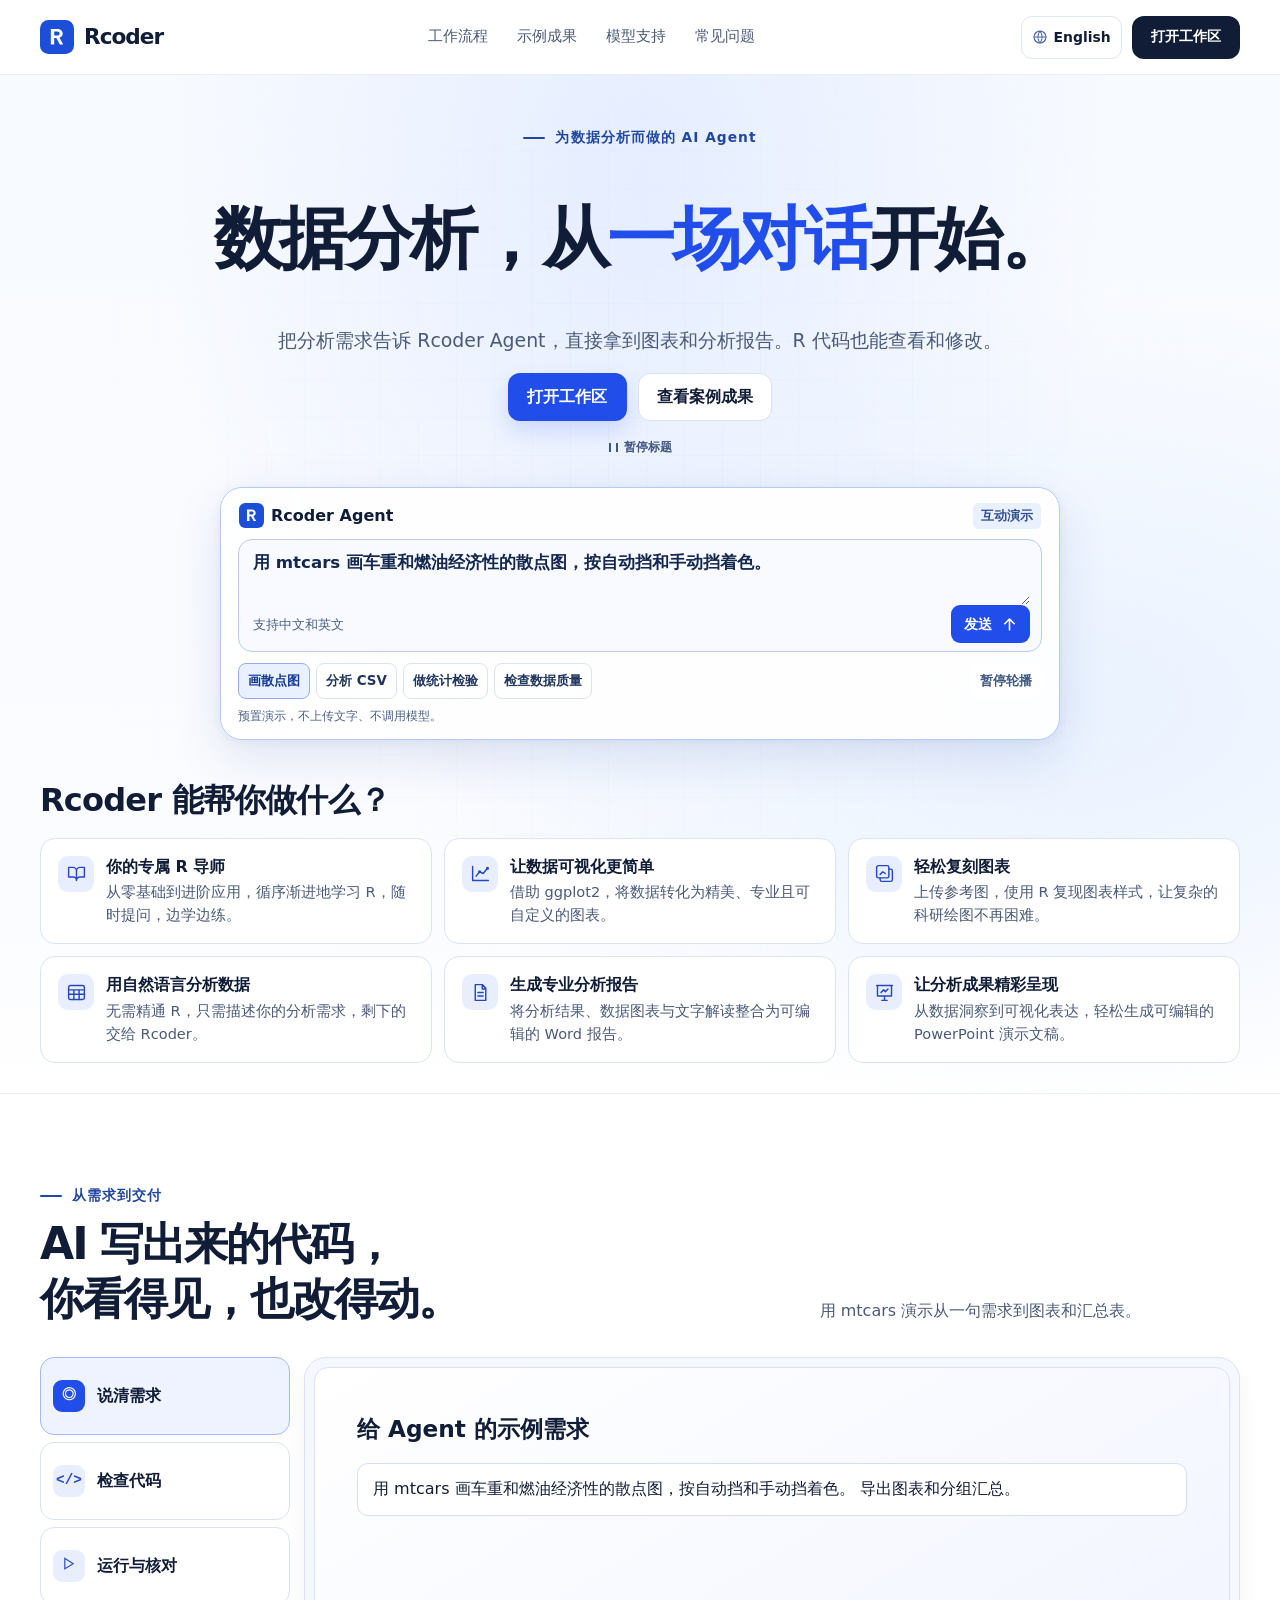
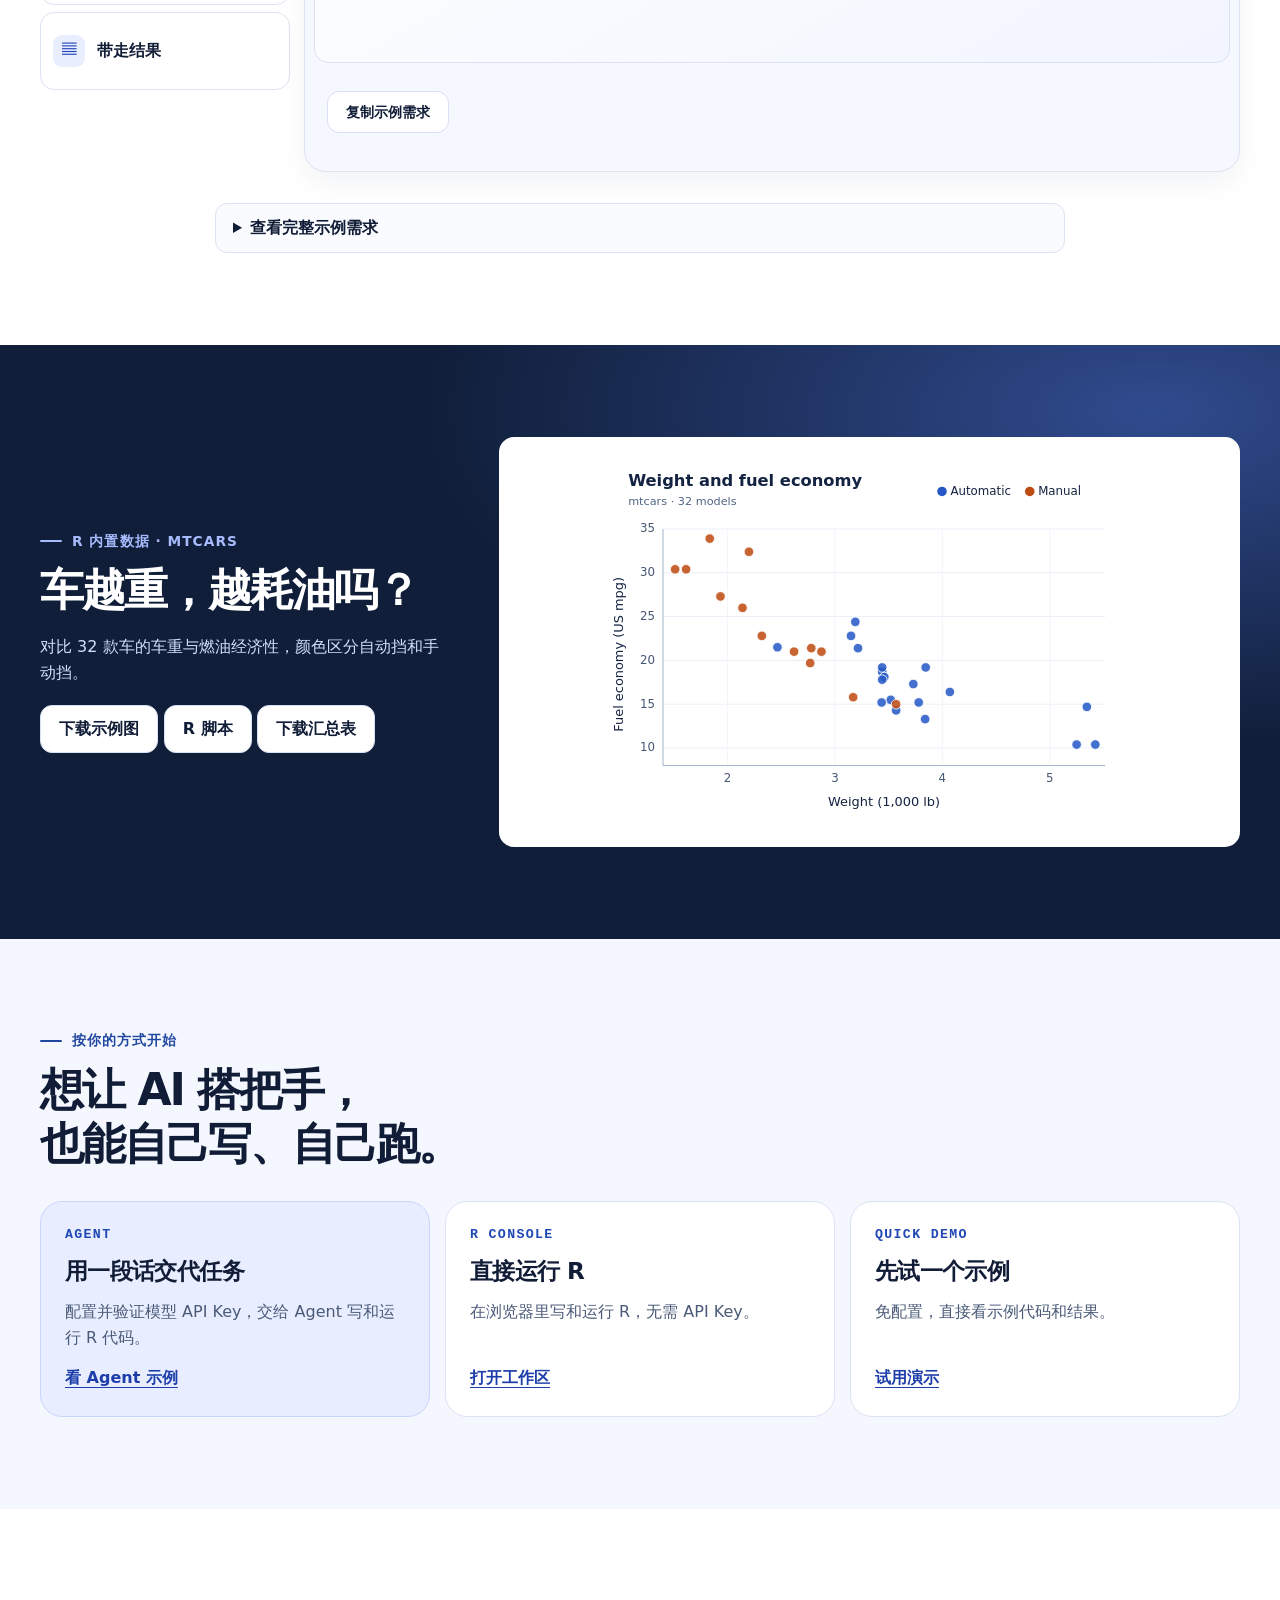
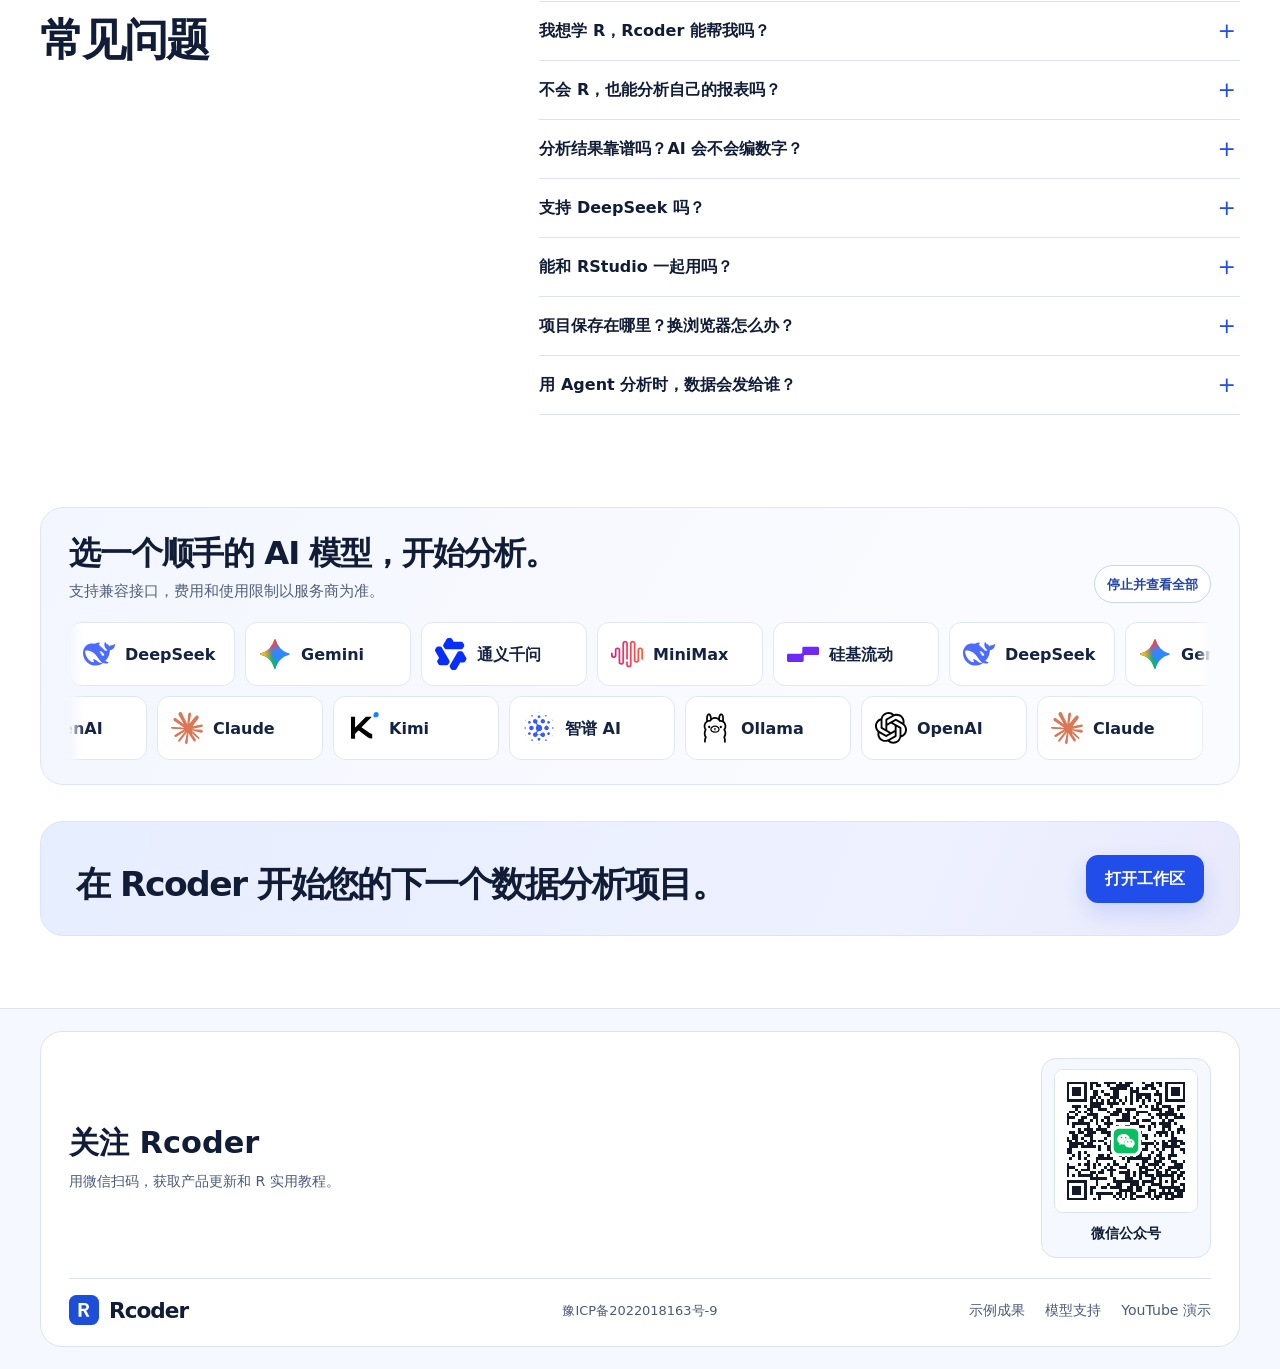
<file: docs/index.html>
<!doctype html>
<html lang="zh-CN" data-build="release">
<head>
<meta charset="utf-8">
<meta name="viewport" content="width=device-width, initial-scale=1">
<meta name="description" content="用自然语言告诉 Rcoder Agent 您想分析什么，让它编写并运行 R 代码，生成图表和分析报告。代码可查看、修改和重新运行。">
<link rel="canonical" href="https://shalom-lab.github.io/rcoder-home/">
<meta name="color-scheme" content="light">
<title>Rcoder｜AI 数据分析 Agent：生成图表与分析报告</title>
<link rel="alternate" hreflang="zh-CN" href="https://shalom-lab.github.io/rcoder-home/">
<link rel="alternate" hreflang="en" href="https://shalom-lab.github.io/rcoder-home/en/">
<link rel="alternate" hreflang="x-default" href="https://shalom-lab.github.io/rcoder-home/">
<link rel="icon" href="assets/rcoder.svg" type="image/svg+xml">
<link rel="stylesheet" href="styles.css?v=footer-2">
<script src="app.js" defer></script>
<script src="composer.js?v=3" defer></script>
<script src="hero-typing.js?v=2" defer></script>
<meta name="robots" content="noindex, follow">
<link rel="stylesheet" href="models.css?v=3">
<script src="models.js?v=2" defer></script>
<meta property="og:type" content="website">
<meta property="og:site_name" content="Rcoder">
<meta property="og:url" content="https://shalom-lab.github.io/rcoder-home/">
<meta property="og:locale" content="zh_CN">
<meta property="og:locale:alternate" content="en_US">
<meta property="og:title" content="Rcoder｜一句话，开始数据分析">
<meta property="og:description" content="用自然语言告诉 Rcoder Agent 您想分析什么，让它编写并运行 R 代码，生成图表和分析报告。代码可查看、修改和重新运行。">
<meta property="og:image" content="https://shalom-lab.github.io/rcoder-home/assets/share-zh.jpg">
<meta property="og:image:type" content="image/jpeg">
<meta property="og:image:width" content="1200">
<meta property="og:image:height" content="630">
<meta property="og:image:alt" content="Rcoder 分享卡片：一句话，开始数据分析。右侧是用 R 内置 Anscombe 数据绘制的四联散点图。">
<meta name="twitter:card" content="summary_large_image">
<meta name="twitter:title" content="Rcoder｜一句话，开始数据分析">
<meta name="twitter:description" content="用自然语言告诉 Rcoder Agent 您想分析什么，让它编写并运行 R 代码，生成图表和分析报告。代码可查看、修改和重新运行。">
<meta name="twitter:image" content="https://shalom-lab.github.io/rcoder-home/assets/share-zh.jpg">
<meta name="twitter:image:alt" content="Rcoder 分享卡片：一句话，开始数据分析。右侧是用 R 内置 Anscombe 数据绘制的四联散点图。">
</head>
<body>
<a class="skip" href="#main">跳到正文</a>
<header class="site-header" id="top">
  <div class="shell navbar">
    <a class="brand" href="#top" aria-label="Rcoder 首页"><img src="assets/rcoder.svg" width="34" height="34" alt=""><span>Rcoder</span></a>
    <nav class="nav" aria-label="站内导航"><a href="#workflow">工作流程</a><a href="#demo">示例成果</a><a href="#models">模型支持</a><a href="#faq">常见问题</a></nav>
    <div class="nav-actions">
    <a class="locale-link" id="switch-language" href="en/" data-base-href="en/" hreflang="en" lang="en" aria-label="View in English"><span class="locale-icon" aria-hidden="true"><svg viewBox="0 0 24 24" fill="none" stroke="currentColor" stroke-width="1.7"><circle cx="12" cy="12" r="9"/><path d="M3 12h18M12 3a15 15 0 010 18m0-18a15 15 0 000 18"/></svg></span>English</a>
    <a class="button button-ink compact-button" href="https://rcoder.rlearner.com/" target="_blank" rel="noopener noreferrer">打开工作区</a>
    </div>
  </div>
</header>
<main id="main">
  <section class="hero hero-live" aria-labelledby="hero-heading">
    <div class="shell">
      <div class="hero-grid">
        <div class="hero-copy">
          <p class="eyebrow"><span class="eye-line"></span> 为数据分析而做的 AI Agent</p>
          <h1 id="hero-heading" class="hero-title" aria-label="一句话，开始你的数据分析。">
            <span class="hero-title-visible" aria-hidden="true"><span class="hero-title-part" data-hero-part>一句话，</span><span class="hero-title-part hero-title-accent" data-hero-part>开始你的数据分析。</span><span class="hero-title-part" data-hero-part></span></span>
              <span class="hero-title-sizer" aria-hidden="true" data-hero-line="0"><span class="hero-title-part">一句话，</span><span class="hero-title-part hero-title-accent">开始你的数据分析。</span><span class="hero-title-part"></span></span>
              <span class="hero-title-sizer" aria-hidden="true" data-hero-line="1"><span class="hero-title-part">一句话，</span><span class="hero-title-part hero-title-accent">无限数据洞察。</span><span class="hero-title-part"></span></span>
              <span class="hero-title-sizer" aria-hidden="true" data-hero-line="2"><span class="hero-title-part">一句话，</span><span class="hero-title-part hero-title-accent">接下来交给 Rcoder。</span><span class="hero-title-part"></span></span>
              <span class="hero-title-sizer" aria-hidden="true" data-hero-line="3"><span class="hero-title-part">一句话，</span><span class="hero-title-part hero-title-accent">开启数据探索。</span><span class="hero-title-part"></span></span>
              <span class="hero-title-sizer" aria-hidden="true" data-hero-line="4"><span class="hero-title-part">一句话，开启</span><span class="hero-title-part hero-title-accent">深入的数据分析。</span><span class="hero-title-part"></span></span>
              <span class="hero-title-sizer" aria-hidden="true" data-hero-line="5"><span class="hero-title-part">一切，只需</span><span class="hero-title-part hero-title-accent">一句话</span><span class="hero-title-part">开启。</span></span>
              <span class="hero-title-sizer" aria-hidden="true" data-hero-line="6"><span class="hero-title-part">数据分析，从</span><span class="hero-title-part hero-title-accent">一场对话</span><span class="hero-title-part">开始。</span></span>
              <span class="hero-title-sizer" aria-hidden="true" data-hero-line="7"><span class="hero-title-part">只管提问，</span><span class="hero-title-part hero-title-accent">Rcoder 来跑分析。</span><span class="hero-title-part"></span></span>
              <span class="hero-title-sizer" aria-hidden="true" data-hero-line="8"><span class="hero-title-part">思考、</span><span class="hero-title-part hero-title-accent">提问、</span><span class="hero-title-part">分析。</span></span>
              <span class="hero-title-sizer" aria-hidden="true" data-hero-line="9"><span class="hero-title-part">你的想法，我们的代码，</span><span class="hero-title-part hero-title-accent">你的数据洞察。</span><span class="hero-title-part"></span></span>
              <span class="hero-title-sizer" aria-hidden="true" data-hero-line="10"><span class="hero-title-part">重新定义</span><span class="hero-title-part hero-title-accent">数据分析。</span><span class="hero-title-part"></span></span>
              <span class="hero-title-sizer" aria-hidden="true" data-hero-line="11"><span class="hero-title-part">换种方式，</span><span class="hero-title-part hero-title-accent">做数据分析。</span><span class="hero-title-part"></span></span>
              <span class="hero-title-sizer" aria-hidden="true" data-hero-line="12"><span class="hero-title-part">少一点编程，</span><span class="hero-title-part hero-title-accent">多一点发现。</span><span class="hero-title-part"></span></span>
              <span class="hero-title-sizer" aria-hidden="true" data-hero-line="13"><span class="hero-title-part">让数据分析</span><span class="hero-title-part hero-title-accent">跟上思考的速度。</span><span class="hero-title-part"></span></span>
          </h1>
          <p class="hero-description">把分析需求告诉 Rcoder Agent，直接拿到图表和分析报告。R 代码也能查看和修改。</p>
          <div class="actions">
            <a class="button button-primary" href="https://rcoder.rlearner.com/" target="_blank" rel="noopener noreferrer">打开工作区</a>
            <a class="button button-quiet" href="#demo">查看案例成果</a>
          </div>
          <button hidden type="button" class="hero-rotation" aria-label="标题轮播" aria-pressed="false" data-hero-pause="暂停标题" data-hero-play="播放标题"><span class="hero-rotation-icon" aria-hidden="true"></span><span data-hero-control>暂停标题</span></button>
        </div>
        <section id="agent-preview" class="agent-preview" aria-labelledby="agent-preview-title">
          <div class="agent-top">
            <h2 id="agent-preview-title"><img src="assets/rcoder.svg" alt="" width="25" height="25"> Rcoder Agent</h2>
            <span class="agent-demo">互动演示</span>
          </div>
          <form class="agent-form" aria-describedby="agent-privacy">
            <label for="agent-input" class="sr-only">分析提示词</label>
            <div class="agent-box">
              <textarea id="agent-input" rows="2" maxlength="400" placeholder="输入你想做的分析…">用 mtcars 画车重和燃油经济性的散点图，按自动挡和手动挡着色。</textarea>
              <div class="agent-box-tools">
                <span class="agent-input-hint">支持中文和英文</span>
                <button type="submit" class="agent-send" disabled>
                  发送 <svg aria-hidden="true" viewBox="0 0 24 24" fill="none" stroke="currentColor" stroke-width="2" stroke-linecap="round" stroke-linejoin="round"><path d="M12 19V5m-6 6 6-6 6 6"/></svg>
                </button>
              </div>
            </div>
            <div class="agent-select">
              <div class="agent-chips" role="group" aria-label="选择演示场景">
                <button type="button" data-scene="0" aria-pressed="true">画散点图</button>
                <button type="button" data-scene="1" aria-pressed="false">分析 CSV</button>
                <button type="button" data-scene="2" aria-pressed="false">做统计检验</button>
                <button type="button" data-scene="3" aria-pressed="false">检查数据质量</button>
              </div>
              <button type="button" class="agent-cycle" aria-pressed="false" aria-label="提示词自动轮播" data-pause="暂停轮播" data-play="播放轮播">暂停轮播</button>
            </div>
            <div class="agent-meta"><p id="agent-privacy">预置演示，不上传文字、不调用模型。</p><p class="agent-live" role="status"></p></div>
          </form>
          <noscript><p class="agent-noscript">启用 JavaScript 后可运行演示，也可以直接打开工作台。</p></noscript>
          <div class="agent-result" hidden>
            <div class="agent-result-head"><strong>Rcoder Agent · 样例输出</strong><span class="agent-result-state"></span></div>
            <p class="agent-sent"></p>
            <div class="agent-artifacts" hidden>
              <div class="agent-code"><div><span aria-hidden="true">R</span><code class="agent-filename"></code></div><pre tabindex="0" aria-label="示例 R 代码"><code class="agent-code-content"></code></pre></div>
              <div class="agent-output"><h3></h3><div class="agent-graphic"></div><p></p><a class="agent-chart-link" href="assets/mtcars-chart.svg" target="_blank" rel="noopener" hidden>查看原尺寸图表</a><a class="agent-chart-link agent-csv-link" href="assets/my-sales.csv" download hidden>下载示例 CSV</a></div>
            </div>
            <a class="agent-next" href="https://rcoder.rlearner.com/" target="_blank" rel="noopener noreferrer" hidden>打开 Rcoder 运行你的任务</a>
          </div>
          <template id="agent-scenes">
            <div data-title="画散点图" data-prompt="用 mtcars 画车重和燃油经济性的散点图，按自动挡和手动挡着色。" data-note="车重与燃油经济性" data-detail="在这 32 款车里，较重的车型通常每加仑行驶里程更短。" data-labels=""></div>
            <div data-title="分析 CSV" data-prompt="帮我把 my-sales.csv 按地区汇总销售额，画柱状图，再导出汇总表。" data-note="各地区销售总额" data-detail="已记录金额合计 450；西区比东区多 50。" data-labels="东区|西区"></div>
            <div data-title="做统计检验" data-prompt="用 PlantGrowth 比较三组植物的平均干重，做单因素方差分析并绘制箱线图。" data-note="PlantGrowth · 三组比较" data-detail="单因素 ANOVA：F(2, 27) = 4.85，p = 0.0159；箱线图展示每组分布。" data-labels="对照|处理 1|处理 2"></div>
            <div data-title="检查数据质量" data-prompt="帮我检查 my-sales.csv 里缺失的销售额和重复订单，列出行号。" data-note="销售表检查" data-detail="只标记问题行，不自动改原文件。" data-labels="缺失金额|重复订单"></div>
            <div data-idle="" data-running="正在展示写代码和运行步骤…" data-done="样例结果已展开" data-custom="这是你输入的任务。这里不运行自定义提示词，请到 Rcoder 工作台执行。" data-sent="已发送：" data-chart-alt="散点图：32 款汽车的车重和燃油经济性，按变速箱类型着色"></div>
          </template>
        </section>

      </div>
      <section class="capabilities" id="capabilities" aria-labelledby="capabilities-heading">
        <h2 id="capabilities-heading">Rcoder 能帮你做什么？</h2>
        <ul class="capability-grid" role="list">
          <li class="capability-card"><span class="capability-icon"><svg viewBox="0 0 24 24" fill="none" stroke="currentColor" stroke-width="1.65" stroke-linecap="round" stroke-linejoin="round" aria-hidden="true"><path d="M3 5h5a4 4 0 0 1 4 4v11a4 4 0 0 0-4-4H3zm18 0h-5a4 4 0 0 0-4 4v11a4 4 0 0 1 4-4h5z"/></svg></span><div><h3>你的专属 R 导师</h3><p>从零基础到进阶应用，循序渐进地学习 R，随时提问，边学边练。</p></div></li>
          <li class="capability-card"><span class="capability-icon"><svg viewBox="0 0 24 24" fill="none" stroke="currentColor" stroke-width="1.65" stroke-linecap="round" stroke-linejoin="round" aria-hidden="true"><path d="M3 4v16h18M7 15l4-5 4 2 5-6"/><circle cx="11" cy="10" r="1"/><circle cx="20" cy="6" r="1"/></svg></span><div><h3>让数据可视化更简单</h3><p>借助 ggplot2，将数据转化为精美、专业且可自定义的图表。</p></div></li>
          <li class="capability-card"><span class="capability-icon"><svg viewBox="0 0 24 24" fill="none" stroke="currentColor" stroke-width="1.65" stroke-linecap="round" stroke-linejoin="round" aria-hidden="true"><rect x="3" y="3" width="14" height="14" rx="2"/><path d="M7 17v2a2 2 0 0 0 2 2h10a2 2 0 0 0 2-2V9a2 2 0 0 0-2-2h-2M7 13l3-3 3 2"/></svg></span><div><h3>轻松复刻图表</h3><p>上传参考图，使用 R 复现图表样式，让复杂的科研绘图不再困难。</p></div></li>
          <li class="capability-card"><span class="capability-icon"><svg viewBox="0 0 24 24" fill="none" stroke="currentColor" stroke-width="1.65" stroke-linecap="round" stroke-linejoin="round" aria-hidden="true"><rect x="3" y="4" width="18" height="16" rx="2"/><path d="M3 9h18M3 14h18M9 9v11M15 9v11"/></svg></span><div><h3>用自然语言分析数据</h3><p>无需精通 R，只需描述你的分析需求，剩下的交给 Rcoder。</p></div></li>
          <li class="capability-card"><span class="capability-icon"><svg viewBox="0 0 24 24" fill="none" stroke="currentColor" stroke-width="1.65" stroke-linecap="round" stroke-linejoin="round" aria-hidden="true"><path d="M6 3h8l4 4v14H6zM14 3v5h4M9 12h6m-6 4h6"/></svg></span><div><h3>生成专业分析报告</h3><p>将分析结果、数据图表与文字解读整合为可编辑的 Word 报告。</p></div></li>
          <li class="capability-card"><span class="capability-icon"><svg viewBox="0 0 24 24" fill="none" stroke="currentColor" stroke-width="1.65" stroke-linecap="round" stroke-linejoin="round" aria-hidden="true"><path d="M3 4h18m-1 0v12H4V4m8 12v5m-3 0h6M8 12l3-3 2 2 3-3"/></svg></span><div><h3>让分析成果精彩呈现</h3><p>从数据洞察到可视化表达，轻松生成可编辑的 PowerPoint 演示文稿。</p></div></li>
        </ul>
      </section>
    </div>
  </section>

  <section class="workflow section" id="workflow" aria-labelledby="workflow-heading">
    <div class="shell">
      <div class="section-heading">
        <div><p class="eyebrow"><span class="eye-line"></span> 从需求到交付</p><h2 id="workflow-heading">AI 写出来的代码，<br>你看得见，也改得动。</h2></div>
        <p>用 mtcars 演示从一句需求到图表和汇总表。</p>
      </div>
      <div class="workflow-board">
        <div class="step-list" role="tablist" aria-label="Agent 工作流程" aria-orientation="vertical">
          <button class="step" id="tab-prompt" data-step="prompt" type="button" role="tab" aria-selected="true" aria-controls="panel-prompt" tabindex="0"><span class="step-mark">◎</span><span><strong>说清需求</strong></span></button>
          <button class="step" id="tab-code" data-step="code" type="button" role="tab" aria-selected="false" aria-controls="panel-code" tabindex="-1"><span class="step-mark">&lt;/&gt;</span><span><strong>检查代码</strong></span></button>
          <button class="step" id="tab-run" data-step="run" type="button" role="tab" aria-selected="false" aria-controls="panel-run" tabindex="-1"><span class="step-mark">▷</span><span><strong>运行与核对</strong></span></button>
          <button class="step" id="tab-output" data-step="output" type="button" role="tab" aria-selected="false" aria-controls="panel-output" tabindex="-1"><span class="step-mark">▤</span><span><strong>带走结果</strong></span></button>
        </div>
        <div class="step-content">
          <section class="step-panel" id="panel-prompt" role="tabpanel" aria-labelledby="tab-prompt" tabindex="0">
            <div class="artifact-sheet">
              <h3>给 Agent 的示例需求</h3><blockquote>用 mtcars 画车重和燃油经济性的散点图，按自动挡和手动挡着色。 导出图表和分组汇总。</blockquote>
            </div>
            <div class="step-caption"><button class="button button-quiet copy-button" id="copy-prompt" type="button">复制示例需求</button></div>
          </section>
          <section class="step-panel" id="panel-code" role="tabpanel" aria-labelledby="tab-code" tabindex="0" hidden>
            <div class="artifact-sheet">
              <p class="artifact-kicker">R · scripts/mtcars.R</p><h3>脚本留在项目里</h3><pre><code>d &lt;- datasets::mtcars
colors &lt;- c("#2458c6", "#be4b10")
plot(mpg ~ wt, data = d, pch = 19, col = colors[d$am + 1L])</code></pre><p>这是用来说明流程的代码片段，不是完整脚本，也不会在此处运行。</p>
            </div>
            <div class="step-caption"><div><h3>脚本留在项目里</h3><p>打开 <code>scripts/mtcars.R</code>，检查读入的数据、绘图逻辑和输出路径；需要时直接编辑。</p></div></div>
          </section>
          <section class="step-panel" id="panel-run" role="tabpanel" aria-labelledby="tab-run" tabindex="0" hidden>
            <div class="artifact-sheet">
              <h3>运行完成，也要打开结果看看</h3><ul><li>确认车重和燃油经济性的单位。</li><li>打开项目中的 PNG，不只看运行完成提示。</li><li>核对 CSV 的列名、分组和数值。</li></ul>
            </div>
            <div class="step-caption"><div><h3>运行完成，也要打开结果看看</h3><p>回看 Agent 的运行反馈，打开 PNG 预览，核对坐标、图例和数据来源。</p></div></div>
          </section>
          <section class="step-panel" id="panel-output" role="tabpanel" aria-labelledby="tab-output" tabindex="0" hidden>
            <figure class="workspace-shot output-shot"><img src="assets/mtcars-chart.svg" width="960" height="680" loading="lazy" alt="散点图：32 款汽车的车重和燃油经济性，按变速箱类型着色"><div class="export-files"><p class="eyebrow">本次案例文件</p><ul><li><span class="file-type">R</span><code>scripts/mtcars.R</code></li><li><span class="file-type file-type-png">PNG</span><code>output/mtcars_chart.png</code></li><li><span class="file-type file-type-csv">CSV</span><code>output/mtcars_summary.csv</code></li></ul></div></figure>
            <div class="step-caption"><div><h3>从项目里取走成果</h3><p>在工作区下载需要的文件，或者导出项目 ZIP。下载后可直接打开文件，核对图表和数据。</p></div><a class="button button-quiet sample-download" href="assets/mtcars-chart.svg" download="rcoder-mtcars.svg">下载示例图</a></div>
          </section>
        </div>
      </div>
      <p id="copy-status" class="copy-status" data-success="示例需求已复制。" data-fallback="已展开并选中示例需求，请使用系统复制。" role="status" aria-live="polite"></p>
      <details class="prompt-details" id="prompt-details">
        <summary>查看完整示例需求</summary>
        <div class="prompt-text" id="prompt-text">用 mtcars 画车重和燃油经济性的散点图，按自动挡和手动挡着色。 用 base R，保存 PNG 到 output/mtcars_chart.png，再导出每种变速箱的车型数、平均车重和平均 mpg 到 output/mtcars_summary.csv。</div>
      </details>
    </div>
  </section>

  <section class="demo section" id="demo" aria-labelledby="demo-heading">
    <div class="shell demo-grid">
      <div>
        <p class="eyebrow"><span class="eye-line"></span> R 内置数据 · MTCARS</p>
        <h2 id="demo-heading">车越重，越耗油吗？</h2>
        <p>对比 32 款车的车重与燃油经济性，颜色区分自动挡和手动挡。</p>
        <a class="button button-quiet release-case-download" href="assets/mtcars-chart.svg" download="rcoder-mtcars.svg">下载示例图</a> <a class="button button-quiet release-case-download" href="assets/mtcars.R" download>R 脚本</a> <a class="button button-quiet release-case-download" href="assets/mtcars_summary.csv" download>下载汇总表</a>
      </div>
      <figure class="release-case-chart"><img src="assets/mtcars-chart.svg" width="960" height="680" loading="lazy" alt="散点图：32 款汽车的车重和燃油经济性，按变速箱类型着色"></figure>
    </div>
  </section>

  <section class="paths section" aria-labelledby="paths-heading">
    <div class="shell">
      <p class="eyebrow"><span class="eye-line"></span> 按你的方式开始</p>
      <h2 id="paths-heading">想让 AI 搭把手，<br>也能自己写、自己跑。</h2>
      <div class="path-grid">
        <article class="path path-agent">
          <p class="path-tag">AGENT</p><h3>用一段话交代任务</h3><p>配置并验证模型 API Key，交给 Agent 写和运行 R 代码。</p><a class="text-link" href="#workflow">看 Agent 示例</a>
        </article>
        <article class="path">
          <p class="path-tag">R CONSOLE</p><h3>直接运行 R</h3><p>在浏览器里写和运行 R，无需 API Key。</p><a class="text-link" href="https://rcoder.rlearner.com/" target="_blank" rel="noopener noreferrer">打开工作区</a>
        </article>
        <article class="path">
          <p class="path-tag">QUICK DEMO</p><h3>先试一个示例</h3><p>免配置，直接看示例代码和结果。</p><a class="text-link" href="#agent-preview">试用演示</a>
        </article>
      </div>
    </div>
  </section>

  <section class="faq section" id="faq" aria-labelledby="faq-heading">
    <div class="shell faq-grid">
      <div><h2 id="faq-heading">常见问题</h2></div>
      <div class="faq-list">
        <details><summary>我想学 R，Rcoder 能帮我吗？</summary><p>可以。告诉 Rcoder 你现在会什么、想学什么，它可以按你的程度安排练习。比如用你关心的数据画第一张图，边跑代码边解释；遇到报错，也可以接着问。</p></details>
        <details><summary>不会 R，也能分析自己的报表吗？</summary><p>可以。导入 CSV，用平常说话的方式交代任务，比如「按月份汇总销售额，画出趋势」。Rcoder Agent 会写 R 代码、运行分析并生成图表，你可以拿原表核对。</p></details>
        <details><summary>分析结果靠谱吗？AI 会不会编数字？</summary><p>用 Agent 跑分析时，图表和统计数值来自实际执行的 R 代码。代码和输出都能打开核对，改完也可以再跑。AI 仍可能读错字段、选错方法或解读有误，重要结论要复核。</p></details>
        <details><summary>支持 DeepSeek 吗？</summary><p>支持，也可以配置 OpenAI、Claude、Gemini 等主流模型。使用 Agent 需要配置所选服务；只想手动运行 R，不需要模型 API Key。</p></details>
        <details><summary>能和 RStudio 一起用吗？</summary><p>可以。把 RStudio 里的 R 脚本和数据文件导入 Rcoder，或从 Rcoder 导出项目 ZIP，解压后用 RStudio 打开其中的 <code>.Rproj</code> 文件。换环境后，部分 R 包可能需要重新安装。</p></details>
        <details><summary>项目保存在哪里？换浏览器怎么办？</summary><p>项目文件默认保存在当前浏览器。换浏览器、设备或域名前，先导出 ZIP，并在新环境确认能打开。ZIP 保存的是项目文件，不是整个工作区状态。</p></details>
        <details><summary>用 Agent 分析时，数据会发给谁？</summary><p>Agent 会向你配置的模型服务发送请求，提示词和纳入请求的附件或项目内容也可能随请求发送。处理敏感数据前，请先确认服务政策和数据使用要求。</p></details>
      </div>
    </div>
  </section>

  <section class="models-band" id="models" aria-labelledby="models-heading">
    <div class="shell">
      <div class="models-panel">
        <div class="models-intro">
          <div>
            <h2 id="models-heading">选一个顺手的 AI 模型，开始分析。</h2>
            <p>支持兼容接口，费用和使用限制以服务商为准。</p>
          </div>
          <button type="button" class="models-toggle" aria-controls="models-list" data-play="播放轮播" data-stop="停止并查看全部" hidden>停止并查看全部</button>
        </div>
        <div class="models-viewport">
          <div class="models-track">
            <ul class="models-list" id="models-list" role="list">
          <li class="model-tile"><img src="assets/models/deepseek.svg" width="32" height="32" alt=""> <span>DeepSeek</span></li>
          <li class="model-tile"><img src="assets/models/openai.svg" width="32" height="32" alt=""> <span>OpenAI</span></li>
          <li class="model-tile"><img src="assets/models/gemini.svg" width="32" height="32" alt=""> <span>Gemini</span></li>
          <li class="model-tile"><img src="assets/models/claude.svg" width="32" height="32" alt=""> <span>Claude</span></li>
          <li class="model-tile"><img src="assets/models/qwen.svg" width="32" height="32" alt=""> <span>通义千问</span></li>
          <li class="model-tile"><img src="assets/models/kimi.svg" width="32" height="32" alt=""> <span>Kimi</span></li>
          <li class="model-tile"><img src="assets/models/minimax.svg" width="32" height="32" alt=""> <span>MiniMax</span></li>
          <li class="model-tile"><img src="assets/models/zhipu.svg" width="32" height="32" alt=""> <span>智谱 AI</span></li>
          <li class="model-tile"><img src="assets/models/siliconflow.svg" width="32" height="32" alt=""> <span>硅基流动</span></li>
          <li class="model-tile"><img src="assets/models/ollama.svg" width="32" height="32" alt=""> <span>Ollama</span></li>
            </ul>
          </div>
        </div>
      </div>
    </div>
  </section>

  <section class="closing" aria-labelledby="closing-heading">
    <div class="shell"><div class="closing-card">
      <div><h2 id="closing-heading">在 Rcoder 开始您的下一个数据分析项目。</h2></div>
      <a class="button button-primary" href="https://rcoder.rlearner.com/" target="_blank" rel="noopener noreferrer">打开工作区</a>
    </div></div>
  </section>
</main>
<footer class="site-footer" id="footer">
  <div class="shell footer-frame">
    <section class="footer-community" aria-labelledby="footer-community-heading">
      <div>
        <h2 id="footer-community-heading">关注 Rcoder</h2>
        <p>用微信扫码，获取产品更新和 R 实用教程。</p>
      </div>
      <figure class="footer-wechat">
        <img src="assets/wechat-qr.svg" width="144" height="144" loading="lazy" alt="Rcoder 微信公众号二维码">
        <figcaption>微信公众号</figcaption>
      </figure>
    </section>
    <div class="shell footer-grid footer-grid--filing">
      <a class="brand" href="#top"><img src="assets/rcoder.svg" width="30" height="30" alt="">Rcoder</a>
      <nav class="footer-links" aria-label="页脚导航"><a href="#demo">示例成果</a><a href="#models">模型支持</a><a href="https://www.youtube.com/watch?v=4WHwohzvpBI">YouTube 演示</a></nav>
      <p class="footer-filing"><a href="https://beian.miit.gov.cn/">豫ICP备2022018163号-9</a></p>
    </div>
  </div>
</footer>
</body>
</html>
</file>
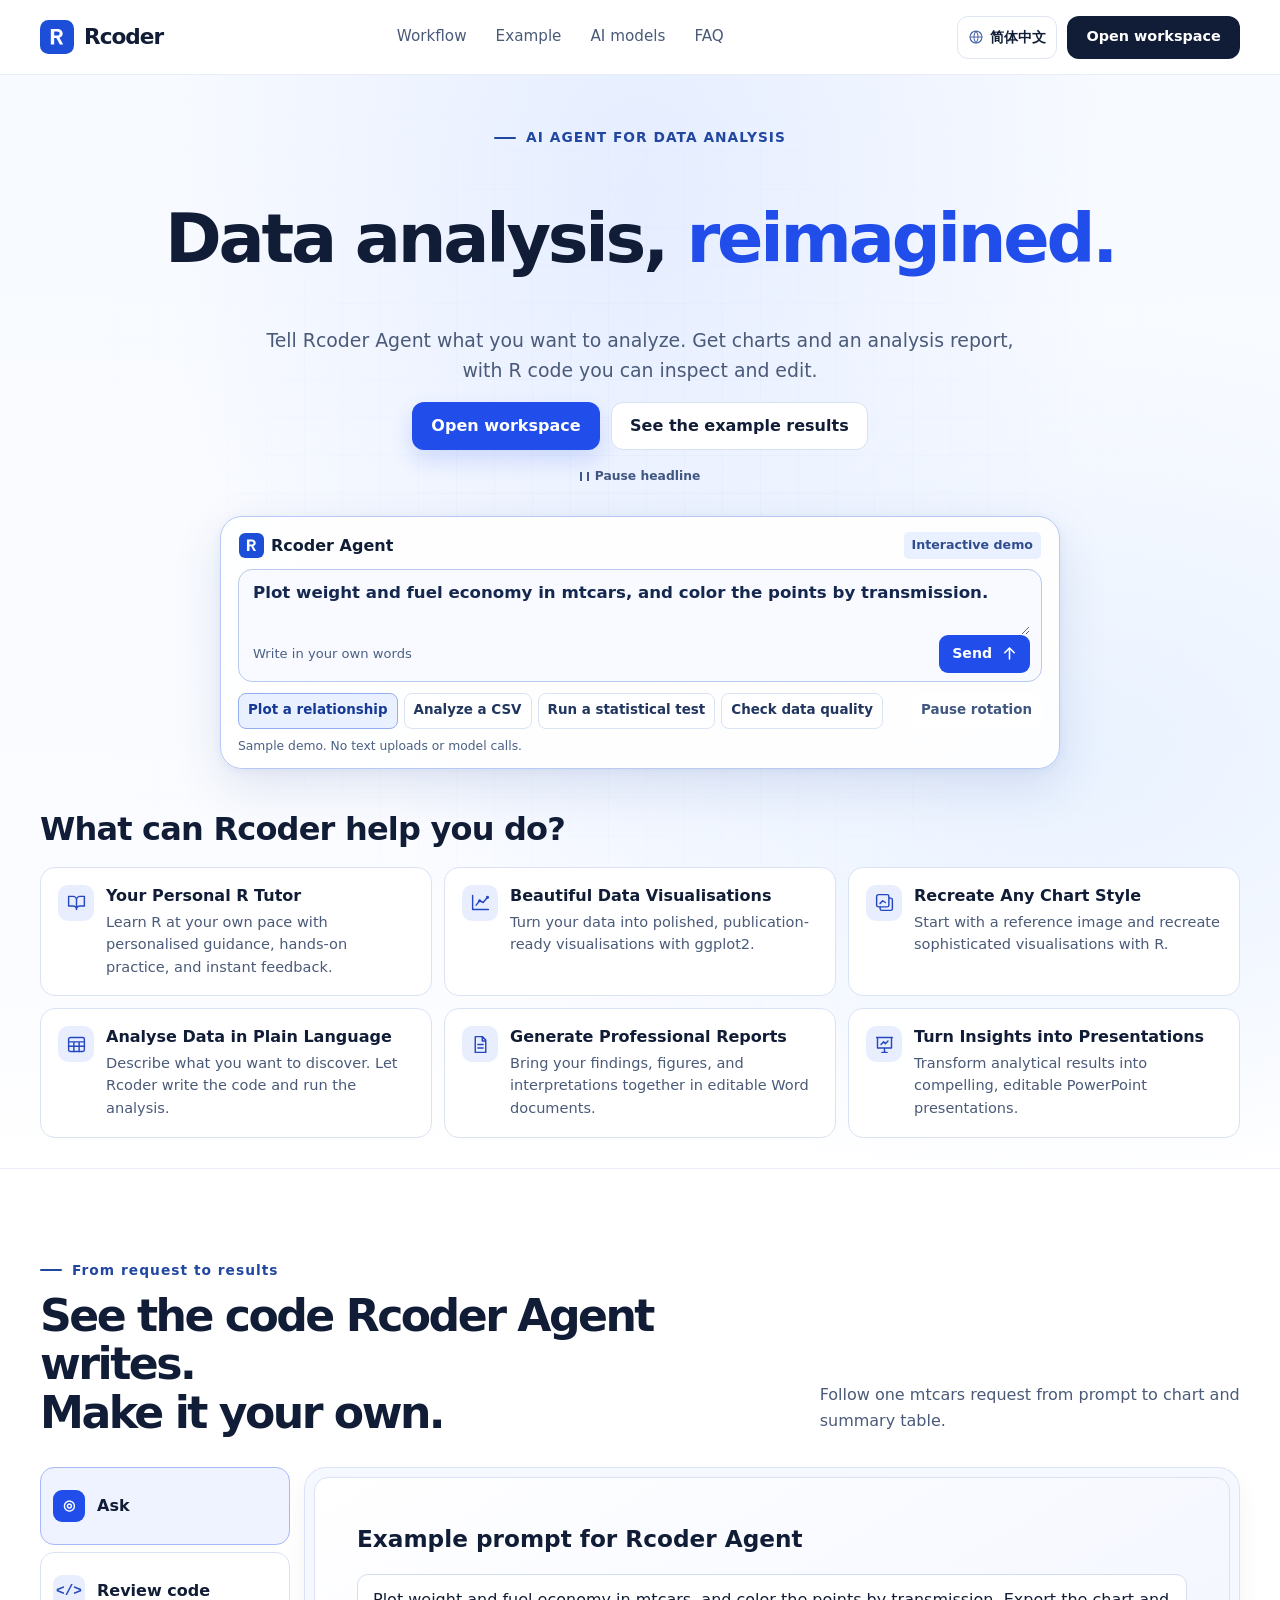
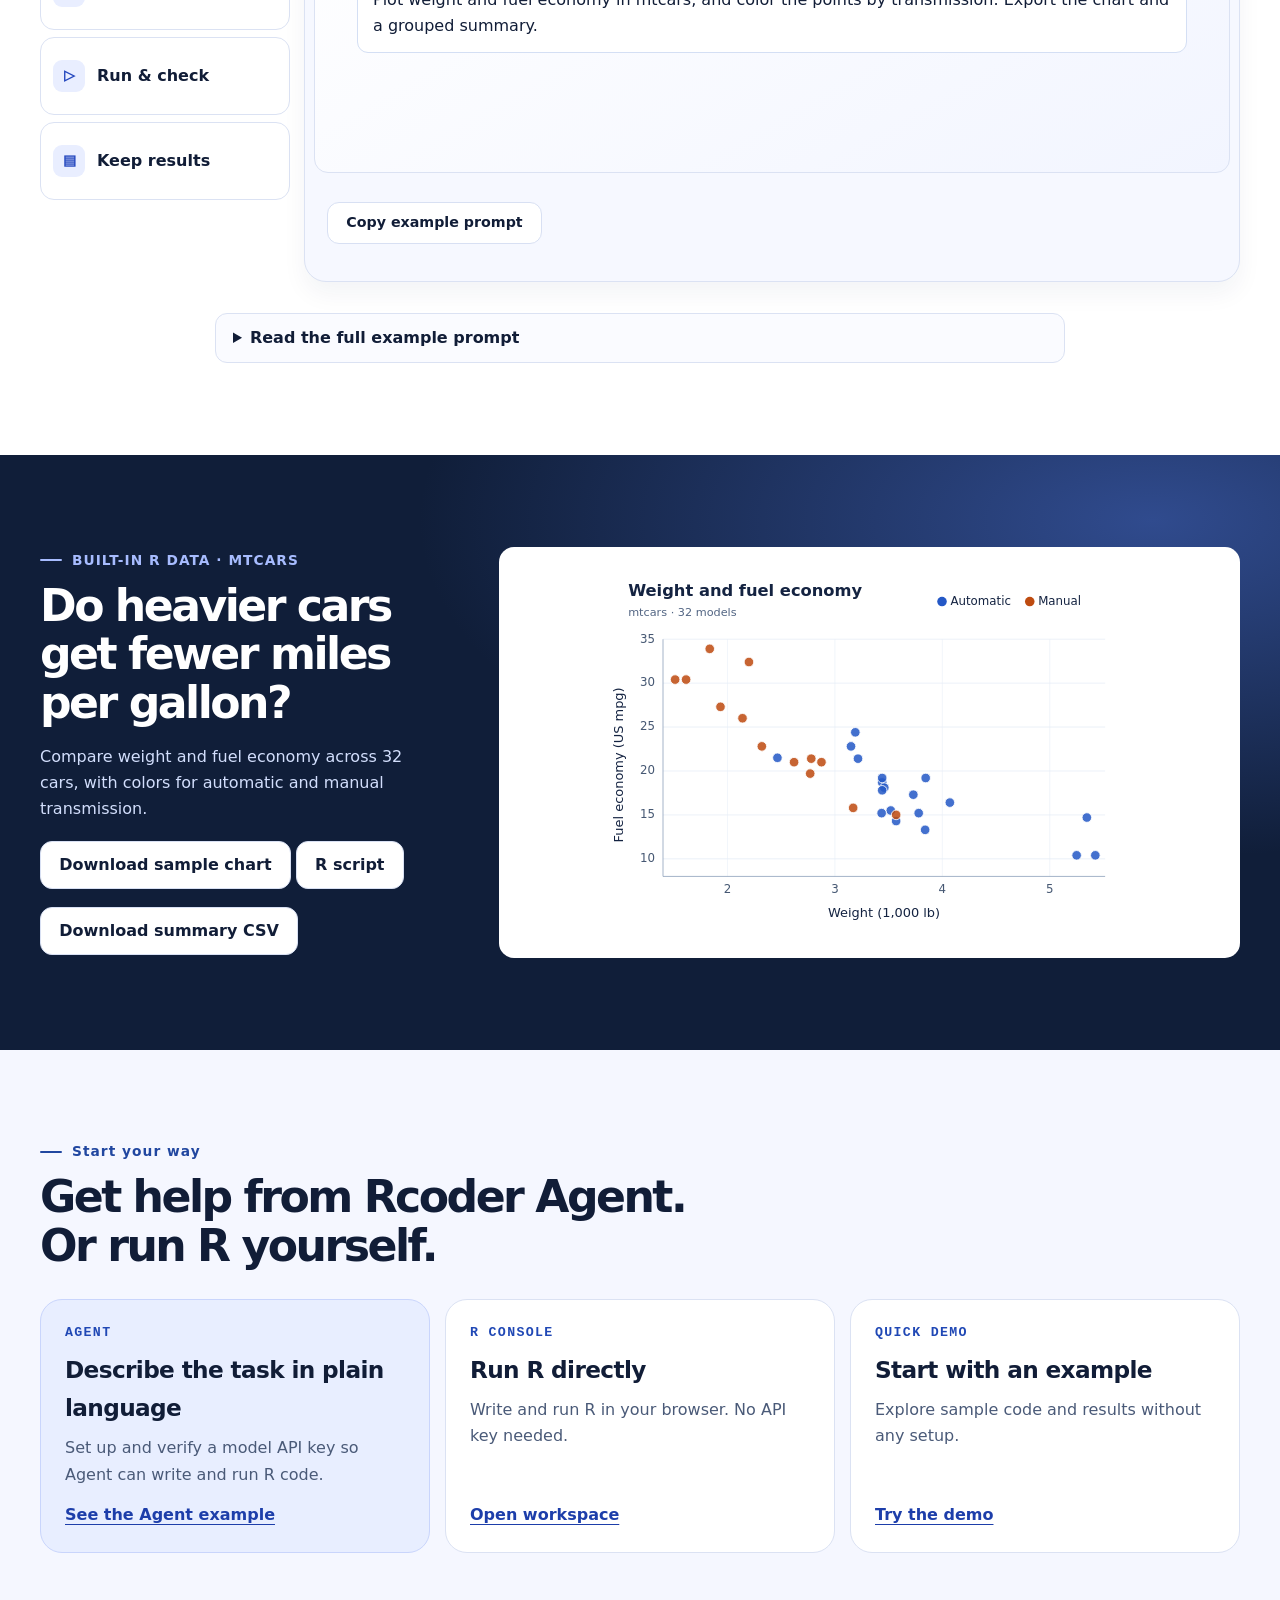
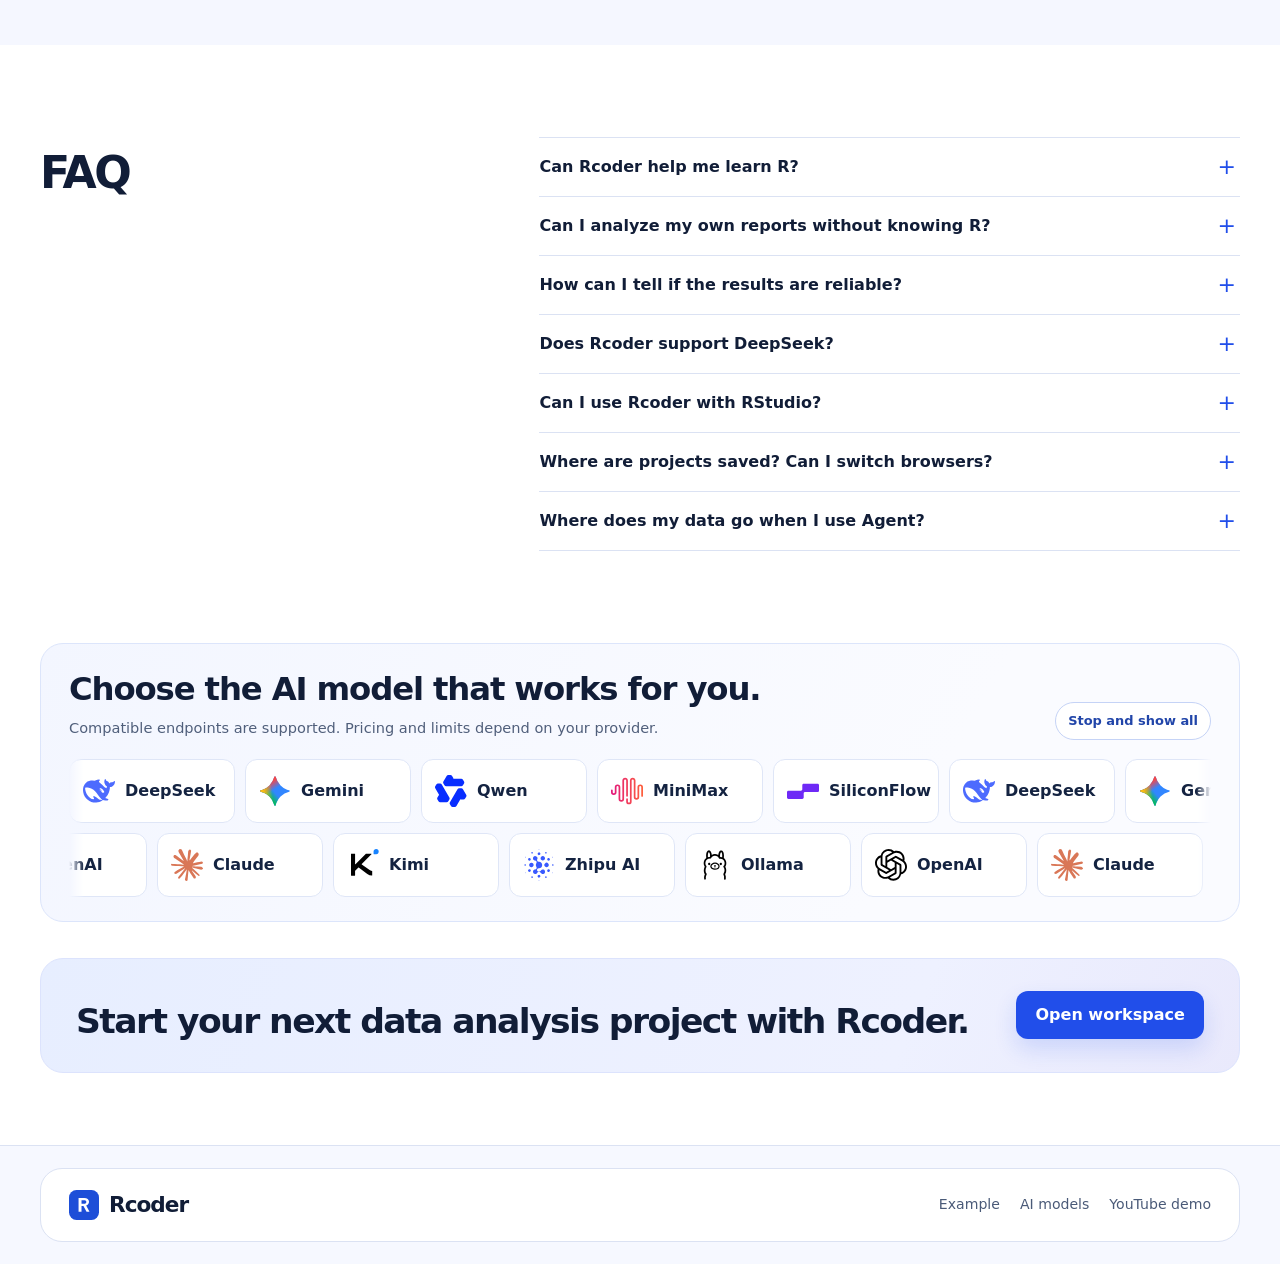
<file: docs/en/index.html>
<!doctype html>
<html lang="en" data-build="release">
<head>
<meta charset="utf-8">
<meta name="viewport" content="width=device-width, initial-scale=1">
<meta name="description" content="Describe your analysis to Rcoder Agent. It writes and runs R code and produces charts and an analysis report. Inspect, edit, and rerun the code.">
<link rel="canonical" href="https://shalom-lab.github.io/rcoder-home/en/">
<meta name="color-scheme" content="light">
<title>Rcoder | AI Agent for Data Analysis, Charts &amp; Reports</title>
<link rel="alternate" hreflang="zh-CN" href="https://shalom-lab.github.io/rcoder-home/">
<link rel="alternate" hreflang="en" href="https://shalom-lab.github.io/rcoder-home/en/">
<link rel="alternate" hreflang="x-default" href="https://shalom-lab.github.io/rcoder-home/">
<link rel="icon" href="../assets/rcoder.svg" type="image/svg+xml">
<link rel="stylesheet" href="../styles.css?v=footer-2">
<script src="../app.js" defer></script>
<script src="../composer.js?v=3" defer></script>
<script src="../hero-typing.js?v=2" defer></script>
<meta name="robots" content="noindex, follow">
<link rel="stylesheet" href="../models.css?v=3">
<script src="../models.js?v=2" defer></script>
<meta property="og:type" content="website">
<meta property="og:site_name" content="Rcoder">
<meta property="og:url" content="https://shalom-lab.github.io/rcoder-home/en/">
<meta property="og:locale" content="en_US">
<meta property="og:locale:alternate" content="zh_CN">
<meta property="og:title" content="Rcoder | One prompt. Real data analysis.">
<meta property="og:description" content="Describe your analysis to Rcoder Agent. It writes and runs R code and produces charts and an analysis report. Inspect, edit, and rerun the code.">
<meta property="og:image" content="https://shalom-lab.github.io/rcoder-home/assets/share-en.jpg">
<meta property="og:image:type" content="image/jpeg">
<meta property="og:image:width" content="1200">
<meta property="og:image:height" content="630">
<meta property="og:image:alt" content="Rcoder share card: One prompt. Real data analysis. Four scatter plots from R’s built-in Anscombe dataset appear on the right.">
<meta name="twitter:card" content="summary_large_image">
<meta name="twitter:title" content="Rcoder | One prompt. Real data analysis.">
<meta name="twitter:description" content="Describe your analysis to Rcoder Agent. It writes and runs R code and produces charts and an analysis report. Inspect, edit, and rerun the code.">
<meta name="twitter:image" content="https://shalom-lab.github.io/rcoder-home/assets/share-en.jpg">
<meta name="twitter:image:alt" content="Rcoder share card: One prompt. Real data analysis. Four scatter plots from R’s built-in Anscombe dataset appear on the right.">
</head>
<body>
<a class="skip" href="#main">Skip to content</a>
<header class="site-header" id="top">
  <div class="shell navbar">
    <a class="brand" href="#top" aria-label="Rcoder home"><img src="../assets/rcoder.svg" width="34" height="34" alt=""><span>Rcoder</span></a>
    <nav class="nav" aria-label="Main navigation"><a href="#workflow">Workflow</a><a href="#demo">Example</a><a href="#models">AI models</a><a href="#faq">FAQ</a></nav>
    <div class="nav-actions">
    <a class="locale-link" id="switch-language" href="../" data-base-href="../" hreflang="zh-CN" lang="zh-CN" aria-label="查看简体中文版本"><span class="locale-icon" aria-hidden="true"><svg viewBox="0 0 24 24" fill="none" stroke="currentColor" stroke-width="1.7"><circle cx="12" cy="12" r="9"/><path d="M3 12h18M12 3a15 15 0 010 18m0-18a15 15 0 000 18"/></svg></span>简体中文</a>
    <a class="button button-ink compact-button" href="https://rcoder.rlearner.com/" target="_blank" rel="noopener noreferrer">Open workspace</a>
    </div>
  </div>
</header>
<main id="main">
  <section class="hero hero-live" aria-labelledby="hero-heading">
    <div class="shell">
      <div class="hero-grid">
        <div class="hero-copy">
          <p class="eyebrow"><span class="eye-line"></span> AI AGENT FOR DATA ANALYSIS</p>
          <h1 id="hero-heading" class="hero-title" aria-label="One prompt. Real data analysis.">
            <span class="hero-title-visible" aria-hidden="true"><span class="hero-title-part" data-hero-part>One prompt. </span><span class="hero-title-part hero-title-accent" data-hero-part>Real data analysis.</span><span class="hero-title-part" data-hero-part></span></span>
              <span class="hero-title-sizer" aria-hidden="true" data-hero-line="0"><span class="hero-title-part">One prompt. </span><span class="hero-title-part hero-title-accent">Real data analysis.</span><span class="hero-title-part"></span></span>
              <span class="hero-title-sizer" aria-hidden="true" data-hero-line="1"><span class="hero-title-part">One prompt. </span><span class="hero-title-part hero-title-accent">Endless insights.</span><span class="hero-title-part"></span></span>
              <span class="hero-title-sizer" aria-hidden="true" data-hero-line="2"><span class="hero-title-part">One prompt. </span><span class="hero-title-part hero-title-accent">Rcoder takes it from there.</span><span class="hero-title-part"></span></span>
              <span class="hero-title-sizer" aria-hidden="true" data-hero-line="3"><span class="hero-title-part">One prompt. </span><span class="hero-title-part hero-title-accent">Start exploring.</span><span class="hero-title-part"></span></span>
              <span class="hero-title-sizer" aria-hidden="true" data-hero-line="4"><span class="hero-title-part">One prompt. </span><span class="hero-title-part hero-title-accent">Powerful data analysis.</span><span class="hero-title-part"></span></span>
              <span class="hero-title-sizer" aria-hidden="true" data-hero-line="5"><span class="hero-title-part">One prompt</span><span class="hero-title-part hero-title-accent"> is all it takes.</span><span class="hero-title-part"></span></span>
              <span class="hero-title-sizer" aria-hidden="true" data-hero-line="6"><span class="hero-title-part">Analysis begins with </span><span class="hero-title-part hero-title-accent">a conversation.</span><span class="hero-title-part"></span></span>
              <span class="hero-title-sizer" aria-hidden="true" data-hero-line="7"><span class="hero-title-part">Just ask. </span><span class="hero-title-part hero-title-accent">Rcoder runs the analysis.</span><span class="hero-title-part"></span></span>
              <span class="hero-title-sizer" aria-hidden="true" data-hero-line="8"><span class="hero-title-part">Think. </span><span class="hero-title-part hero-title-accent">Ask. </span><span class="hero-title-part">Analyze.</span></span>
              <span class="hero-title-sizer" aria-hidden="true" data-hero-line="9"><span class="hero-title-part">Your ideas. Our code. </span><span class="hero-title-part hero-title-accent">Your insights.</span><span class="hero-title-part"></span></span>
              <span class="hero-title-sizer" aria-hidden="true" data-hero-line="10"><span class="hero-title-part">Data analysis, </span><span class="hero-title-part hero-title-accent">reimagined.</span><span class="hero-title-part"></span></span>
              <span class="hero-title-sizer" aria-hidden="true" data-hero-line="11"><span class="hero-title-part">A new way to </span><span class="hero-title-part hero-title-accent">work with data.</span><span class="hero-title-part"></span></span>
              <span class="hero-title-sizer" aria-hidden="true" data-hero-line="12"><span class="hero-title-part">Less coding. </span><span class="hero-title-part hero-title-accent">More discovery.</span><span class="hero-title-part"></span></span>
              <span class="hero-title-sizer" aria-hidden="true" data-hero-line="13"><span class="hero-title-part">Data analysis </span><span class="hero-title-part hero-title-accent">at the speed of thought.</span><span class="hero-title-part"></span></span>
          </h1>
          <p class="hero-description">Tell Rcoder Agent what you want to analyze. Get charts and an analysis report, with R code you can inspect and edit.</p>
          <div class="actions">
            <a class="button button-primary" href="https://rcoder.rlearner.com/" target="_blank" rel="noopener noreferrer">Open workspace</a>
            <a class="button button-quiet" href="#demo">See the example results</a>
          </div>
          <button hidden type="button" class="hero-rotation" aria-label="Headline rotation" aria-pressed="false" data-hero-pause="Pause headline" data-hero-play="Play headline"><span class="hero-rotation-icon" aria-hidden="true"></span><span data-hero-control>Pause headline</span></button>
        </div>
        <section id="agent-preview" class="agent-preview" aria-labelledby="agent-preview-title">
          <div class="agent-top">
            <h2 id="agent-preview-title"><img src="../assets/rcoder.svg" alt="" width="25" height="25"> Rcoder Agent</h2>
            <span class="agent-demo">Interactive demo</span>
          </div>
          <form class="agent-form" aria-describedby="agent-privacy">
            <label for="agent-input" class="sr-only">Analysis prompt</label>
            <div class="agent-box">
              <textarea id="agent-input" rows="2" maxlength="400" placeholder="Describe your analysis…">Plot weight and fuel economy in mtcars, and color the points by transmission.</textarea>
              <div class="agent-box-tools">
                <span class="agent-input-hint">Write in your own words</span>
                <button type="submit" class="agent-send" disabled>
                  Send <svg aria-hidden="true" viewBox="0 0 24 24" fill="none" stroke="currentColor" stroke-width="2" stroke-linecap="round" stroke-linejoin="round"><path d="M12 19V5m-6 6 6-6 6 6"/></svg>
                </button>
              </div>
            </div>
            <div class="agent-select">
              <div class="agent-chips" role="group" aria-label="Choose a demo scenario">
                <button type="button" data-scene="0" aria-pressed="true">Plot a relationship</button>
                <button type="button" data-scene="1" aria-pressed="false">Analyze a CSV</button>
                <button type="button" data-scene="2" aria-pressed="false">Run a statistical test</button>
                <button type="button" data-scene="3" aria-pressed="false">Check data quality</button>
              </div>
              <button type="button" class="agent-cycle" aria-pressed="false" aria-label="Automatic prompt rotation" data-pause="Pause rotation" data-play="Play rotation">Pause rotation</button>
            </div>
            <div class="agent-meta"><p id="agent-privacy">Sample demo. No text uploads or model calls.</p><p class="agent-live" role="status"></p></div>
          </form>
          <noscript><p class="agent-noscript">Enable JavaScript for the demo, or open the Rcoder workspace to get started.</p></noscript>
          <div class="agent-result" hidden>
            <div class="agent-result-head"><strong>Rcoder Agent · Sample output</strong><span class="agent-result-state"></span></div>
            <p class="agent-sent"></p>
            <div class="agent-artifacts" hidden>
              <div class="agent-code"><div><span aria-hidden="true">R</span><code class="agent-filename"></code></div><pre tabindex="0" aria-label="Sample R code"><code class="agent-code-content"></code></pre></div>
              <div class="agent-output"><h3></h3><div class="agent-graphic"></div><p></p><a class="agent-chart-link" href="../assets/mtcars-chart.svg" target="_blank" rel="noopener" hidden>View full-size chart</a><a class="agent-chart-link agent-csv-link" href="../assets/my-sales.csv" download hidden>Download sample CSV</a></div>
            </div>
            <a class="agent-next" href="https://rcoder.rlearner.com/" target="_blank" rel="noopener noreferrer" hidden>Run your task in Rcoder</a>
          </div>
          <template id="agent-scenes">
            <div data-title="Plot a relationship" data-prompt="Plot weight and fuel economy in mtcars, and color the points by transmission." data-note="Weight and fuel economy" data-detail="In this sample, heavier cars generally get fewer miles per gallon." data-labels=""></div>
            <div data-title="Analyze a CSV" data-prompt="Summarize my sales by region from my-sales.csv, plot the totals, and export a summary CSV." data-note="Total sales by region" data-detail="Recorded sales total 450. West is 50 higher than East." data-labels="East|West"></div>
            <div data-title="Run a statistical test" data-prompt="Compare mean dried weight across the three PlantGrowth groups with a one-way ANOVA and a boxplot." data-note="PlantGrowth · Three groups" data-detail="One-way ANOVA: F(2, 27) = 4.85, p = 0.0159. The boxplots show each group’s distribution." data-labels="Control|Treatment 1|Treatment 2"></div>
            <div data-title="Check data quality" data-prompt="Check my-sales.csv for missing amounts and duplicate orders, and list the row numbers." data-note="Sales file checks" data-detail="Flagged rows only. The source file is unchanged." data-labels="Missing amount|Duplicate order"></div>
            <div data-idle="" data-running="Showing the code and run steps…" data-done="Sample result expanded" data-custom="This is your prompt. The demo does not run custom prompts. Open Rcoder to run your task." data-sent="Sent:" data-chart-alt="Scatterplot of vehicle weight and fuel economy for 32 models, colored by transmission"></div>
          </template>
        </section>

      </div>
      <section class="capabilities" id="capabilities" aria-labelledby="capabilities-heading">
        <h2 id="capabilities-heading">What can Rcoder help you do?</h2>
        <ul class="capability-grid" role="list">
          <li class="capability-card"><span class="capability-icon"><svg viewBox="0 0 24 24" fill="none" stroke="currentColor" stroke-width="1.65" stroke-linecap="round" stroke-linejoin="round" aria-hidden="true"><path d="M3 5h5a4 4 0 0 1 4 4v11a4 4 0 0 0-4-4H3zm18 0h-5a4 4 0 0 0-4 4v11a4 4 0 0 1 4-4h5z"/></svg></span><div><h3>Your Personal R Tutor</h3><p>Learn R at your own pace with personalised guidance, hands-on practice, and instant feedback.</p></div></li>
          <li class="capability-card"><span class="capability-icon"><svg viewBox="0 0 24 24" fill="none" stroke="currentColor" stroke-width="1.65" stroke-linecap="round" stroke-linejoin="round" aria-hidden="true"><path d="M3 4v16h18M7 15l4-5 4 2 5-6"/><circle cx="11" cy="10" r="1"/><circle cx="20" cy="6" r="1"/></svg></span><div><h3>Beautiful Data Visualisations</h3><p>Turn your data into polished, publication-ready visualisations with ggplot2.</p></div></li>
          <li class="capability-card"><span class="capability-icon"><svg viewBox="0 0 24 24" fill="none" stroke="currentColor" stroke-width="1.65" stroke-linecap="round" stroke-linejoin="round" aria-hidden="true"><rect x="3" y="3" width="14" height="14" rx="2"/><path d="M7 17v2a2 2 0 0 0 2 2h10a2 2 0 0 0 2-2V9a2 2 0 0 0-2-2h-2M7 13l3-3 3 2"/></svg></span><div><h3>Recreate Any Chart Style</h3><p>Start with a reference image and recreate sophisticated visualisations with R.</p></div></li>
          <li class="capability-card"><span class="capability-icon"><svg viewBox="0 0 24 24" fill="none" stroke="currentColor" stroke-width="1.65" stroke-linecap="round" stroke-linejoin="round" aria-hidden="true"><rect x="3" y="4" width="18" height="16" rx="2"/><path d="M3 9h18M3 14h18M9 9v11M15 9v11"/></svg></span><div><h3>Analyse Data in Plain Language</h3><p>Describe what you want to discover. Let Rcoder write the code and run the analysis.</p></div></li>
          <li class="capability-card"><span class="capability-icon"><svg viewBox="0 0 24 24" fill="none" stroke="currentColor" stroke-width="1.65" stroke-linecap="round" stroke-linejoin="round" aria-hidden="true"><path d="M6 3h8l4 4v14H6zM14 3v5h4M9 12h6m-6 4h6"/></svg></span><div><h3>Generate Professional Reports</h3><p>Bring your findings, figures, and interpretations together in editable Word documents.</p></div></li>
          <li class="capability-card"><span class="capability-icon"><svg viewBox="0 0 24 24" fill="none" stroke="currentColor" stroke-width="1.65" stroke-linecap="round" stroke-linejoin="round" aria-hidden="true"><path d="M3 4h18m-1 0v12H4V4m8 12v5m-3 0h6M8 12l3-3 2 2 3-3"/></svg></span><div><h3>Turn Insights into Presentations</h3><p>Transform analytical results into compelling, editable PowerPoint presentations.</p></div></li>
        </ul>
      </section>
    </div>
  </section>

  <section class="workflow section" id="workflow" aria-labelledby="workflow-heading">
    <div class="shell">
      <div class="section-heading">
        <div><p class="eyebrow"><span class="eye-line"></span> From request to results</p><h2 id="workflow-heading">See the code Rcoder Agent writes.<br>Make it your own.</h2></div>
        <p>Follow one mtcars request from prompt to chart and summary table.</p>
      </div>
      <div class="workflow-board">
        <div class="step-list" role="tablist" aria-label="Agent workflow" aria-orientation="vertical">
          <button class="step" id="tab-prompt" data-step="prompt" type="button" role="tab" aria-selected="true" aria-controls="panel-prompt" tabindex="0"><span class="step-mark">◎</span><span><strong>Ask</strong></span></button>
          <button class="step" id="tab-code" data-step="code" type="button" role="tab" aria-selected="false" aria-controls="panel-code" tabindex="-1"><span class="step-mark">&lt;/&gt;</span><span><strong>Review code</strong></span></button>
          <button class="step" id="tab-run" data-step="run" type="button" role="tab" aria-selected="false" aria-controls="panel-run" tabindex="-1"><span class="step-mark">▷</span><span><strong>Run &amp; check</strong></span></button>
          <button class="step" id="tab-output" data-step="output" type="button" role="tab" aria-selected="false" aria-controls="panel-output" tabindex="-1"><span class="step-mark">▤</span><span><strong>Keep results</strong></span></button>
        </div>
        <div class="step-content">
          <section class="step-panel" id="panel-prompt" role="tabpanel" aria-labelledby="tab-prompt" tabindex="0">
            <div class="artifact-sheet">
              <h3>Example prompt for Rcoder Agent</h3><blockquote>Plot weight and fuel economy in mtcars, and color the points by transmission. Export the chart and a grouped summary.</blockquote>
            </div>
            <div class="step-caption"><button class="button button-quiet copy-button" id="copy-prompt" type="button">Copy example prompt</button></div>
          </section>
          <section class="step-panel" id="panel-code" role="tabpanel" aria-labelledby="tab-code" tabindex="0" hidden>
            <div class="artifact-sheet">
              <p class="artifact-kicker">R · scripts/mtcars.R</p><h3>The script stays in your project</h3><pre><code>d &lt;- datasets::mtcars
colors &lt;- c("#2458c6", "#be4b10")
plot(mpg ~ wt, data = d, pch = 19, col = colors[d$am + 1L])</code></pre><p>This excerpt illustrates the workflow; it is not the full script or a live run.</p>
            </div>
            <div class="step-caption"><div><h3>The script stays in your project</h3><p>Open <code>scripts/mtcars.R</code> to review the inputs, plotting logic, and output paths. Edit it directly if needed.</p></div></div>
          </section>
          <section class="step-panel" id="panel-run" role="tabpanel" aria-labelledby="tab-run" tabindex="0" hidden>
            <div class="artifact-sheet">
              <h3>Open the results after the run</h3><ul><li>Check the units for weight and fuel economy.</li><li>Open the saved PNG instead of relying on a success message.</li><li>Verify the CSV columns, groups, and values.</li></ul>
            </div>
            <div class="step-caption"><div><h3>Open the results after the run</h3><p>Read the Agent&#x27;s run output, then open the PNG to check the axes, legend, and data source.</p></div></div>
          </section>
          <section class="step-panel" id="panel-output" role="tabpanel" aria-labelledby="tab-output" tabindex="0" hidden>
            <figure class="workspace-shot output-shot"><img src="../assets/mtcars-chart.svg" width="960" height="680" loading="lazy" alt="Scatterplot of vehicle weight and fuel economy for 32 models, colored by transmission"><div class="export-files"><p class="eyebrow">Files from this example</p><ul><li><span class="file-type">R</span><code>scripts/mtcars.R</code></li><li><span class="file-type file-type-png">PNG</span><code>output/mtcars_chart.png</code></li><li><span class="file-type file-type-csv">CSV</span><code>output/mtcars_summary.csv</code></li></ul></div></figure>
            <div class="step-caption"><div><h3>Take the results with you</h3><p>Download individual files in the workspace or export a project ZIP. Open the downloads to make sure they contain what you expect.</p></div><a class="button button-quiet sample-download" href="../assets/mtcars-chart.svg" download="rcoder-mtcars.svg">Download sample chart</a></div>
          </section>
        </div>
      </div>
      <p id="copy-status" class="copy-status" data-success="Example prompt copied." data-fallback="The prompt is open and selected. Use your device&#x27;s copy command." role="status" aria-live="polite"></p>
      <details class="prompt-details" id="prompt-details">
        <summary>Read the full example prompt</summary>
        <div class="prompt-text" id="prompt-text">Plot weight and fuel economy in mtcars, and color the points by transmission. Use base R. Save the PNG to output/mtcars_chart.png and export the count, mean weight, and mean mpg by transmission to output/mtcars_summary.csv.</div>
      </details>
    </div>
  </section>

  <section class="demo section" id="demo" aria-labelledby="demo-heading">
    <div class="shell demo-grid">
      <div>
        <p class="eyebrow"><span class="eye-line"></span> BUILT-IN R DATA · MTCARS</p>
        <h2 id="demo-heading">Do heavier cars get fewer miles per gallon?</h2>
        <p>Compare weight and fuel economy across 32 cars, with colors for automatic and manual transmission.</p>
        <a class="button button-quiet release-case-download" href="../assets/mtcars-chart.svg" download="rcoder-mtcars.svg">Download sample chart</a> <a class="button button-quiet release-case-download" href="../assets/mtcars.R" download>R script</a> <a class="button button-quiet release-case-download" href="../assets/mtcars_summary.csv" download>Download summary CSV</a>
      </div>
      <figure class="release-case-chart"><img src="../assets/mtcars-chart.svg" width="960" height="680" loading="lazy" alt="Scatterplot of vehicle weight and fuel economy for 32 models, colored by transmission"></figure>
    </div>
  </section>

  <section class="paths section" aria-labelledby="paths-heading">
    <div class="shell">
      <p class="eyebrow"><span class="eye-line"></span> Start your way</p>
      <h2 id="paths-heading">Get help from Rcoder Agent.<br>Or run R yourself.</h2>
      <div class="path-grid">
        <article class="path path-agent">
          <p class="path-tag">AGENT</p><h3>Describe the task in plain language</h3><p>Set up and verify a model API key so Agent can write and run R code.</p><a class="text-link" href="#workflow">See the Agent example</a>
        </article>
        <article class="path">
          <p class="path-tag">R CONSOLE</p><h3>Run R directly</h3><p>Write and run R in your browser. No API key needed.</p><a class="text-link" href="https://rcoder.rlearner.com/" target="_blank" rel="noopener noreferrer">Open workspace</a>
        </article>
        <article class="path">
          <p class="path-tag">QUICK DEMO</p><h3>Start with an example</h3><p>Explore sample code and results without any setup.</p><a class="text-link" href="#agent-preview">Try the demo</a>
        </article>
      </div>
    </div>
  </section>

  <section class="faq section" id="faq" aria-labelledby="faq-heading">
    <div class="shell faq-grid">
      <div><h2 id="faq-heading">FAQ</h2></div>
      <div class="faq-list">
        <details><summary>Can Rcoder help me learn R?</summary><p>Yes. Tell Rcoder what you already know and what you want to learn. It can suggest exercises at your level, walk you through your first chart with data you care about, and help you work through errors.</p></details>
        <details><summary>Can I analyze my own reports without knowing R?</summary><p>Yes. Import a CSV and ask in plain language, for example: “Summarize sales by month and plot the trend.” Rcoder Agent can write and run the R code and make the chart. You can check it against your data.</p></details>
        <details><summary>How can I tell if the results are reliable?</summary><p>When Agent runs an analysis, R computes the numbers and generates the charts. You can inspect the code and output, make changes, and rerun it. AI can still misread a column, choose the wrong method, or misinterpret the output. Double-check important conclusions.</p></details>
        <details><summary>Does Rcoder support DeepSeek?</summary><p>Yes. Rcoder also supports providers such as OpenAI, Claude, and Gemini. Set up a provider to use Agent. No model API key is needed to run R manually.</p></details>
        <details><summary>Can I use Rcoder with RStudio?</summary><p>Yes. Import R scripts and data files from RStudio into Rcoder, or export a project ZIP from Rcoder, unzip it, and open the <code>.Rproj</code> file in RStudio. Some R packages may need to be installed in the new environment.</p></details>
        <details><summary>Where are projects saved? Can I switch browsers?</summary><p>Project files are stored in your current browser by default. Before switching browsers, devices, or domains, export a ZIP and check that you can open it in the new environment. The ZIP contains project files, not the entire workspace state.</p></details>
        <details><summary>Where does my data go when I use Agent?</summary><p>Agent sends requests to the model provider you configure. This can include your prompt and any attachments or project content included in the request. Check the provider’s policies and your data requirements before using sensitive data.</p></details>
      </div>
    </div>
  </section>

  <section class="models-band" id="models" aria-labelledby="models-heading">
    <div class="shell">
      <div class="models-panel">
        <div class="models-intro">
          <div>
            <h2 id="models-heading">Choose the AI model that works for you.</h2>
            <p>Compatible endpoints are supported. Pricing and limits depend on your provider.</p>
          </div>
          <button type="button" class="models-toggle" aria-controls="models-list" data-play="Play carousel" data-stop="Stop and show all" hidden>Stop and show all</button>
        </div>
        <div class="models-viewport">
          <div class="models-track">
            <ul class="models-list" id="models-list" role="list">
          <li class="model-tile"><img src="../assets/models/deepseek.svg" width="32" height="32" alt=""> <span>DeepSeek</span></li>
          <li class="model-tile"><img src="../assets/models/openai.svg" width="32" height="32" alt=""> <span>OpenAI</span></li>
          <li class="model-tile"><img src="../assets/models/gemini.svg" width="32" height="32" alt=""> <span>Gemini</span></li>
          <li class="model-tile"><img src="../assets/models/claude.svg" width="32" height="32" alt=""> <span>Claude</span></li>
          <li class="model-tile"><img src="../assets/models/qwen.svg" width="32" height="32" alt=""> <span>Qwen</span></li>
          <li class="model-tile"><img src="../assets/models/kimi.svg" width="32" height="32" alt=""> <span>Kimi</span></li>
          <li class="model-tile"><img src="../assets/models/minimax.svg" width="32" height="32" alt=""> <span>MiniMax</span></li>
          <li class="model-tile"><img src="../assets/models/zhipu.svg" width="32" height="32" alt=""> <span>Zhipu AI</span></li>
          <li class="model-tile"><img src="../assets/models/siliconflow.svg" width="32" height="32" alt=""> <span>SiliconFlow</span></li>
          <li class="model-tile"><img src="../assets/models/ollama.svg" width="32" height="32" alt=""> <span>Ollama</span></li>
            </ul>
          </div>
        </div>
      </div>
    </div>
  </section>

  <section class="closing" aria-labelledby="closing-heading">
    <div class="shell"><div class="closing-card">
      <div><h2 id="closing-heading">Start your next data analysis project with Rcoder.</h2></div>
      <a class="button button-primary" href="https://rcoder.rlearner.com/" target="_blank" rel="noopener noreferrer">Open workspace</a>
    </div></div>
  </section>
</main>
<footer class="site-footer" id="footer">
  <div class="shell footer-frame">
    <div class="shell footer-grid">
      <a class="brand" href="#top"><img src="../assets/rcoder.svg" width="30" height="30" alt="">Rcoder</a>
      <nav class="footer-links" aria-label="Footer"><a href="#demo">Example</a><a href="#models">AI models</a><a href="https://www.youtube.com/watch?v=4WHwohzvpBI">YouTube demo</a></nav>
      <!-- rcoder-footer-filing -->
    </div>
  </div>
</footer>
</body>
</html>
</file>
<file: docs/styles.css>
:root{--ink:#111d37;--sub:#4a5a78;--blue:#214eea;--blue-dark:#1539bf;--line:#dbe2f3;--surface:#f6f8ff;--paper:#fff;--radius:22px;--w:1200px;--mono:"SFMono-Regular",Consolas,"Liberation Mono",monospace}
*,*::before,*::after{box-sizing:border-box}
html{color:var(--ink);background:var(--paper);scroll-behavior:smooth}
body{margin:0;font:1rem/1.65 Inter,"PingFang SC","Microsoft YaHei","Noto Sans CJK SC",system-ui,sans-serif;-webkit-font-smoothing:antialiased}
button,input{font:inherit}
button{cursor:pointer}
img,video{display:block;max-width:100%;height:auto}
a{color:inherit;text-decoration:none}
a:hover{text-decoration:none}
p,h1,h2,h3,figure{margin:0}
p{color:var(--sub)}
code,.mono{font-family:var(--mono)}
code{overflow-wrap:anywhere}
.shell{width:min(var(--w),100% - 64px);margin-inline:auto}
section[id]{scroll-margin-top:99px}
.skip{position:fixed;z-index:20;top:10px;left:10px;transform:translateY(-200%);padding:10px 14px;color:white;background:var(--ink);border-radius:8px}
.skip:focus{transform:translateY(0)}
:focus-visible{outline:3px solid #335fff;outline-offset:4px}
[hidden]{display:none!important}
.site-header{background:#fff;position:sticky;top:0;z-index:6;border-bottom:1px solid #e8edf9}
.navbar{height:74px;display:flex;align-items:center;justify-content:space-between;gap:22px}
.brand{display:inline-flex;align-items:center;gap:10px;font-weight:800;font-size:1.35rem;letter-spacing:-.045em;white-space:nowrap}
.nav{display:flex;gap:29px;font-size:.95rem;color:var(--sub);white-space:nowrap}
.nav a,.site-footer a{transition:color .16s}
.nav a:hover,.site-footer a:not(.brand):hover,.text-link:hover{color:var(--blue)}
.button{min-height:48px;border-radius:12px;display:inline-flex;align-items:center;justify-content:center;gap:9px;padding:.6rem 1.14rem;white-space:nowrap;font-weight:720;line-height:1.35;transition:background .16s,border-color .16s,transform .16s;border:1px solid transparent}
.button:hover{transform:translateY(-1px)}
.button-primary{color:#fff;background:var(--blue);box-shadow:0 10px 22px #214eea29}
.button-primary:hover{background:var(--blue-dark)}
.button-ink{color:#fff;background:var(--ink)}
.button-ink:hover{background:#253958}
.compact-button{min-height:43px;font-size:.9rem}
.button-quiet{color:var(--ink);background:#fff;border-color:#d8e0f3}
.button-quiet:hover{border-color:var(--blue);background:#f8faff}
.button svg{width:1.05rem;height:1.05rem;fill:var(--blue)}
.hero{position:relative;padding:89px 0 40px;overflow:clip;border-bottom:1px solid #ebeffa;background:radial-gradient(ellipse at 77% 33%,#dee5ff 0%,transparent 51%),linear-gradient(170deg,#f5f7ff 0%,#f8faff 71%,#fff 100%)}
.hero::before{content:"";position:absolute;inset:0;pointer-events:none;background:linear-gradient(#647fbc10 1px,transparent 1px) 0 0/38px 38px,linear-gradient(90deg,#647fbc10 1px,transparent 1px) 0 0/38px 38px;mask-image:radial-gradient(ellipse at 78% 28%,#000 5%,transparent 63%)}
.hero>.shell{position:relative}
.hero-grid{display:grid;grid-template-columns:minmax(0,.84fr) minmax(0,1.16fr);gap:44px;align-items:center}
.eyebrow{color:#2147a0;display:flex;align-items:center;gap:10px;font-size:.86rem;font-weight:800;letter-spacing:.075em;line-height:1.4}
.eye-line{display:inline-block;width:22px;height:2px;background:currentColor;border-radius:3px;flex:none}
.hero h1{margin:18px 0 22px;font-size:clamp(2.64rem,4.52vw,4.24rem);line-height:1.14;letter-spacing:-.065em;font-weight:900}
.hero h1 span{color:var(--blue)}
.hero-description{font-size:clamp(1.03rem,1.6vw,1.18rem);max-width:31rem;line-height:1.77}
.actions{display:flex;gap:11px;flex-wrap:wrap;margin:28px 0 13px}
.hero-note{font-size:.84rem;color:#526383;line-height:1.55;max-width:29rem}
.hero-visual{min-width:0}
.stage{border:1px solid #7b8ba73b;border-radius:17px;overflow:hidden;background:#101e3c;box-shadow:0 30px 65px #263e7e30,0 4px 8px #15285811;color:#f5f7ff}
.stage-header{min-height:43px;display:flex;gap:10px;align-items:center;justify-content:space-between;padding:7px 14px;font-size:.86rem;line-height:1.1}
.stage-header b{color:#8cbcff;font-size:.62rem;margin-right:7px}
.stage-header .mono{font-size:.73rem;color:#bfcbeb;letter-spacing:.08em}
.stage>img{width:100%;object-fit:cover}
.stage-footer{display:flex;gap:7px 17px;align-items:center;flex-wrap:wrap;padding:11px 13px;color:#dce6ff;font-size:.74rem}
.stage-footer>span{display:flex;gap:5px;align-items:center;min-width:0}
.file-type{display:inline-flex;align-items:center;justify-content:center;min-width:28px;padding:1px 4px;border-radius:5px;background:#d9e4ff;color:#153087;font-weight:820;font-size:.69rem;line-height:1.5;letter-spacing:.02em;white-space:nowrap}
.file-type-png{background:#e6dfff;color:#593394}.file-type-csv{background:#d9f1e5;color:#176946}
.hero-visual figcaption{font-size:.81rem;color:#5a698b;margin:12px 0 0;text-align:center}
.step-mark{width:32px;height:32px;display:grid;place-items:center;border-radius:9px;background:#e9eeff;color:#2548bf;font-family:var(--mono);font-size:.9rem;font-weight:800;flex:none}
.section{padding:92px 0}
.section h2,.closing h2{font-size:clamp(2.02rem,3.45vw,3.18rem);line-height:1.24;letter-spacing:-.045em;font-weight:850;margin:12px 0 0}
.section-heading{display:grid;grid-template-columns:1.15fr .65fr;gap:36px;align-items:end;margin-bottom:30px}
.section-heading>p{max-width:30rem;margin:0 0 3px}
.workflow-board{display:grid;grid-template-columns:250px minmax(0,1fr);gap:14px;align-items:start}
.step-list{display:grid;gap:7px}
.step{display:flex;align-items:center;gap:12px;text-align:left;padding:15px 12px;border-radius:14px;background:white;border:1px solid var(--line);color:var(--ink);min-height:78px}
.step:hover{border-color:#91a8f8}
.step[aria-selected=true]{background:#eef3ff;border-color:#a8b9f7}
.step[aria-selected=true] .step-mark{background:var(--blue);color:white}
.step strong{display:block;font-size:1rem}
.step-content{min-width:0;border:1px solid var(--line);padding:9px;border-radius:var(--radius);background:#f6f8ff;box-shadow:0 12px 24px #1525530d}
.workspace-shot{min-height:1px;aspect-ratio:1180/700;overflow:hidden;border:1px solid #dce4f7;border-radius:14px;background:#fff}
.workspace-shot>img{height:100%;width:100%;object-fit:contain}
.step-caption{min-height:99px;display:flex;justify-content:space-between;align-items:center;gap:12px;padding:12px 13px}
.step-caption h3{font-size:1.13rem;line-height:1.4;margin-bottom:4px}
.step-caption p{font-size:.94rem}
.copy-button{font-size:.89rem;min-height:42px}
.copy-status{min-height:1.6rem;font-size:.875rem;margin:5px 0 0}
.output-shot{display:grid;grid-template-columns:minmax(0,1.07fr) minmax(0,.93fr);padding:12px;align-items:center;gap:14px}
.output-shot>img{height:auto;max-height:100%;width:100%;object-fit:contain}
.export-files{min-width:0}.export-files .eyebrow{margin:0 0 12px}
.export-files ul{padding:0;margin:0;list-style:none;display:grid;gap:7px}
.export-files li{display:flex;gap:7px;align-items:center;padding:7px 8px;border:1px solid var(--line);border-radius:8px;color:#334266}
.export-files code{font-size:.82rem}
.prompt-details{max-width:850px;margin-inline:auto;border:1px solid var(--line);border-radius:12px;background:#fafbff}
.prompt-details summary{font-weight:730;cursor:pointer;padding:11px 17px}
.prompt-text{padding:0 17px 15px;color:var(--sub);overflow-wrap:anywhere}
.demo{background:#101e39;color:white;position:relative;isolation:isolate}
.demo::before{position:absolute;z-index:-1;inset:0;content:"";background:radial-gradient(ellipse at 90% 11%,#304b8e 0%,transparent 45%)}
.demo-grid{display:grid;grid-template-columns:.6fr 1.06fr;gap:40px;align-items:center}
.demo .eyebrow{color:#a7bcff}.demo p:not(.eyebrow){color:#d2defc;margin-top:16px;max-width:25rem}
.demo .demo-note{font-size:.85rem}
.demo video{aspect-ratio:16/9;width:100%;border-radius:15px;background:#08152e;border:1px solid #546b9b;box-shadow:0 20px 45px #03091769}
.paths{background:#f5f7ff}
.path-grid{display:grid;grid-template-columns:repeat(3,minmax(0,1fr));gap:15px;margin-top:29px}
.path{padding:24px;border:1px solid var(--line);border-radius:var(--radius);background:#fff;min-width:0}
.path-agent{background:#e8eeff;border-color:#c9d5fc}
.path-tag{font:700 .83rem/1.3 var(--mono);letter-spacing:.1em;color:#2048b5;margin-bottom:9px}
.path h3{font-weight:830;font-size:1.45rem;letter-spacing:-.027em}
.path p:not(.path-tag){max-width:34rem;margin:8px 0 14px}
.text-link{font-weight:760;color:#1d3eaa;text-underline-offset:4px;text-decoration:underline}
.faq-grid{display:grid;grid-template-columns:.65fr 1fr;gap:44px}.faq-grid>div>p:not(.eyebrow){margin-top:10px}
.faq-list{border-top:1px solid var(--line)}
.faq-list details{border-bottom:1px solid var(--line)}
.faq-list summary{min-height:58px;padding:13px 34px 13px 0;font-weight:750;list-style:none;position:relative;display:flex;align-items:center;cursor:pointer}
.faq-list summary::-webkit-details-marker{display:none}
.faq-list summary::after{content:"+";position:absolute;right:4px;font-size:1.38rem;font-weight:500;color:var(--blue)}
.faq-list details[open] summary::after{content:"−"}
.faq-list details>p{padding:0 10px 17px 0}
.closing{padding:0 0 72px}
.closing-card{background:linear-gradient(112deg,#e7eeff 0%,#eef1ff 72%,#e9e9fc 100%);border:1px solid #dce3fd;border-radius:23px;padding:29px 35px;display:flex;align-items:center;justify-content:space-between;gap:16px}
.closing h2{font-size:clamp(1.68rem,2.7vw,2.65rem)}
.site-footer{background:#f6f8ff;border-top:1px solid var(--line);padding:22px 0}
.footer-grid{display:grid;grid-template-columns:1fr auto;gap:23px;align-items:center}
.site-footer p,.site-footer a:not(.brand){font-size:.88rem;color:var(--sub)}
@media(max-width:1040px){
  .shell{width:calc(100% - 52px)}
  .hero{padding-top:74px}
  .hero-grid{gap:25px;grid-template-columns:minmax(0,.9fr) minmax(0,1.1fr)}
  .section{padding:73px 0}
  .workflow-board{grid-template-columns:216px minmax(0,1fr)}
  .stage-footer{gap:6px 12px}
}
@media(max-width:830px){
  .hero-grid,.section-heading,.demo-grid,.faq-grid{grid-template-columns:1fr}
  .hero{padding-top:57px}
  .hero-grid{gap:29px}
  .hero h1{font-size:clamp(2.65rem,8.25vw,4.12rem);margin:14px 0 19px}
  .hero-visual{max-width:680px}
  .hero-visual figcaption{text-align:left;margin-top:9px}
  .section-heading,.faq-grid,.demo-grid{gap:20px}
  .section-heading>p{margin:0}
  .workflow-board{grid-template-columns:1fr}
  .step-list{grid-template-columns:repeat(4,minmax(0,1fr))}
  .step{min-height:46px;justify-content:center;text-align:center;padding:8px;gap:5px}
  .step strong{font-size:.91rem;white-space:nowrap}
  .step .step-mark{display:none}
}
@media(max-width:570px){
  .shell{width:calc(100% - 36px)}
  .navbar{min-height:61px;height:auto;padding:9px 0;flex-wrap:wrap;gap:7px 10px}
  .brand{font-size:1.22rem;gap:7px}
  .brand img{width:29px;height:29px}
  .nav{order:3;width:100%;display:flex;gap:23px;padding:2px 0 0;font-size:.83rem}
  .nav a{min-height:31px;display:inline-flex;align-items:center}
  .compact-button{font-size:.82rem;min-height:38px;padding:.4rem .7rem}
  .hero{padding-top:45px;padding-bottom:31px}
  .hero-description{font-size:1rem}
  .actions{margin:20px 0 10px}
  .actions .button{min-height:45px;font-size:.92rem;padding:.6rem .76rem}
  .stage{border-radius:12px}
  .stage-header{min-height:35px;padding:6px 10px;font-size:.78rem}
  .stage-footer{padding:7px 9px;font-size:.69rem}
  .section{padding:55px 0}
  .section h2,.closing h2{margin-top:10px}
  .step-list{grid-template-columns:repeat(2,minmax(0,1fr))}
  .step{justify-content:flex-start;text-align:left;gap:7px;padding:7px 10px}
  .step .step-mark{display:grid;width:24px;height:24px;border-radius:7px;font-size:.72rem}
  .step-content{padding:6px;border-radius:15px}
  .workspace-shot{border-radius:9px}
  .step-caption{align-items:flex-start;flex-direction:column;gap:8px;padding:10px 8px;}
  .step-caption h3{font-size:1rem}.step-caption p{font-size:.9rem}
  .output-shot{grid-template-columns:1fr;aspect-ratio:auto;padding:9px;gap:6px}
  .output-shot>img{width:min(100%,260px);margin:auto}
  .path-grid{grid-template-columns:1fr}
  .path{padding:18px}
  .faq-grid{gap:15px}
  .closing{padding:0 0 52px}
  .closing-card{align-items:flex-start;flex-direction:column;padding:18px}
  .footer-grid{grid-template-columns:auto 1fr;gap:10px 13px}
}
@media(prefers-reduced-motion:reduce){
  *,*::before,*::after{scroll-behavior:auto!important;transition:none!important}
}

/* Bilingual edition: reserve the heading rhythm and keep controls compact. */
.nav-actions{display:flex;align-items:center;gap:10px;min-width:0}
.locale-link{display:inline-flex;align-items:center;justify-content:center;gap:6px;min-height:43px;border:1px solid #dfe5f2;border-radius:11px;padding:.36rem .62rem;color:var(--ink);font-size:.87rem;font-weight:730;white-space:nowrap}
.locale-link:hover{color:var(--blue);background:#f5f7ff;border-color:#a6b8ff}
.locale-icon{width:1rem;height:1rem;display:inline-flex;color:#4562a7}
.locale-icon svg{width:100%;height:100%}
html[lang=en] .hero h1{font-size:clamp(2.55rem,4.69vw,4.38rem);letter-spacing:-.065em;line-height:1.04}
html[lang=en] .section h2{letter-spacing:-.057em;line-height:1.1}
html[lang=en] .step-caption p{max-width:40rem}
.sample-download{min-height:42px;font-size:.89rem;flex:none}
@media(max-width:1040px){
  .navbar{gap:14px}
  .nav{gap:18px}
}
@media(max-width:830px){
  html[lang=en] .hero h1{font-size:clamp(2.65rem,8.3vw,4.1rem)}
  html[lang=en] .section h2{max-width:24ch;text-wrap:balance}
}
@media(max-width:570px){
  .nav-actions{margin-left:auto;gap:6px}
  .locale-link{font-size:.78rem;min-height:38px;padding:.28rem .5rem;gap:5px}
  .locale-icon{width:.85rem;height:.85rem}
  html[lang=en] .hero h1{font-size:clamp(2.35rem,10.6vw,3.4rem)}
  html[lang=zh-CN] .hero h1{font-size:clamp(2.22rem,10.2vw,3.3rem)}
  .stage-footer{gap:5px 10px}
}
@media(max-width:335px){
  .locale-icon{display:none}
  .actions .button{white-space:normal;text-align:center}
}

/* The SEO release has no video assets or screen captures. */
.release-hero-chart{display:grid;place-items:center;background:#fff;padding:13px 23px}
.release-hero-chart img{width:auto;height:auto;max-height:350px;object-fit:contain}
.release-case-chart{border-radius:15px;background:#fff;padding:14px;display:grid;place-items:center}
.release-case-chart img{width:min(100%,540px);height:auto}
.release-case-download{margin-top:18px}
.artifact-sheet{background:linear-gradient(150deg,#fff,#f2f5ff);border:1px solid var(--line);border-radius:14px;min-height:296px;padding:clamp(20px,4vw,42px)}
.artifact-kicker{font:700 .82rem/1.4 var(--mono);letter-spacing:.06em;color:#2446ae;margin-bottom:15px}
.artifact-sheet h3{margin-bottom:8px;font-size:clamp(1.14rem,2vw,1.45rem)}
.artifact-sheet pre,.artifact-sheet blockquote{border:1px solid #d4dff4;background:white;border-radius:11px;padding:12px 15px;margin:15px 0 8px;white-space:pre-wrap;overflow-wrap:anywhere}
.artifact-sheet pre{font-size:.92rem}.artifact-sheet li{margin:8px 0}
@media(max-width:570px){.artifact-sheet{min-height:0}.release-hero-chart img{max-height:257px}}

/* Rcoder Agent homepage composer */
.sr-only{position:absolute;width:1px;height:1px;margin:-1px;padding:0;overflow:hidden;clip-path:inset(50%);white-space:nowrap;border:0}
.hero-live{padding:53px 0 30px;background:radial-gradient(ellipse at 50% 11%,#e5edff 0%,transparent 52%),radial-gradient(ellipse at 83% 62%,#e9f2ff 0%,transparent 45%),linear-gradient(180deg,#f7faff,#fbfcff 83%,#fff)}
.hero-live::before{mask-image:radial-gradient(ellipse at 50% 42%,#000 4%,transparent 69%);opacity:.58}
.hero-live .hero-grid{display:block}
.hero-live .hero-copy{text-align:center}
.hero-live .hero-copy .eyebrow,.hero-live .actions{justify-content:center}
.hero-live h1{font-size:clamp(2.35rem,5.65vw,4.5rem);margin:15px 0 12px;line-height:1.1}
.hero-live h1 br{display:none}
.hero-live h1 span{margin-inline-start:.12em}
.hero-live .hero-description{margin-inline:auto;max-width:47rem;line-height:1.55}
.hero-live .actions{margin:17px 0 7px}
.hero-live .hero-note{margin-inline:auto;max-width:45rem;text-wrap:balance}
.agent-preview{max-width:840px;margin:25px auto 0;min-width:0;padding:15px 17px 12px;border-radius:22px;border:1px solid #b8c9f3;background:#ffffffec;box-shadow:0 18px 50px #163b8e1e,0 2px 8px #1f4a9a10;scroll-margin-top:89px}
.agent-top,.agent-box-tools,.agent-select,.agent-result-head{display:flex;align-items:center;justify-content:space-between;gap:10px}
.agent-top{margin:0 1px 10px}
.agent-top h2{display:flex;gap:7px;align-items:center;font-size:1rem;font-weight:850;line-height:1.2}
.agent-demo{font-size:.79rem;font-weight:750;border-radius:5px;color:#304d8e;background:#e9f0ff;padding:3px 8px;white-space:nowrap}
.agent-box{border:1px solid #b9caee;border-radius:14px;background:#f8faff;padding:8px 11px 8px;transition:border-color .22s,box-shadow .22s}
.agent-box:focus-within,.is-typing .agent-box{border-color:#5175eb;box-shadow:0 0 0 3px #5581f51c}
.agent-box textarea{display:block;resize:vertical;width:100%;min-height:57px;max-height:11rem;padding:3px 3px 0;border:0;outline:none;background:transparent;color:#14274f;font:inherit;font-size:1.04rem;font-weight:630;line-height:1.46}
.agent-box textarea::placeholder{color:#56698a}
.agent-input-hint{color:#4b6086;font-size:.82rem;padding-inline-start:3px}
.agent-send{display:inline-flex;align-items:center;justify-content:center;padding:5px 11px 5px 13px;gap:8px;min-height:38px;border:0;border-radius:9px;background:#214eea;color:white;font-weight:760;font-size:.88rem;transition:transform .16s,background .16s;white-space:nowrap}
.agent-send svg{width:19px;height:19px}
.agent-send:hover:not(:disabled){background:#1539bf;transform:translateY(-1px)}
.agent-send:active:not(:disabled){transform:scale(.95)}
.agent-send:disabled{background:#637bb6;cursor:default}
.agent-select{margin-top:11px;align-items:flex-start}
.agent-chips{display:flex;flex-wrap:wrap;gap:6px}
.agent-chips button,.agent-cycle{min-height:36px;border:1px solid #dae3f3;background:#fff;color:#21365f;border-radius:8px;padding:3px 9px;font-size:.84rem;font-weight:700;line-height:1.25;transition:background .16s,border-color .16s,color .16s}
.agent-chips button:hover,.agent-cycle:hover{border-color:#6484d9}
.agent-chips button[aria-pressed=true]{background:#e9f0ff;border-color:#94aef0;color:#153995}
.agent-cycle{white-space:nowrap;border-color:transparent;color:#405780}
.agent-meta{min-height:19px;margin-top:7px}
.agent-meta p,.agent-noscript{font-size:.77rem;color:#4c6185}
.agent-live{position:absolute;width:1px;height:1px;overflow:hidden;clip-path:inset(50%);white-space:nowrap}
.agent-result{margin-top:11px;padding-top:10px;border-top:1px solid #dee7f6;animation:agent-reveal .28s ease both}
@keyframes agent-reveal{from{opacity:0;transform:translateY(5px)}to{opacity:1;transform:translateY(0)}}
.agent-result-head{justify-content:flex-start;align-items:baseline;flex-wrap:wrap;font-size:.87rem;color:#1a376d}
.agent-result-state{font-size:.8rem;color:#405780}
.agent-sent{margin:5px 0 9px;color:#465c7d;font-size:.87rem;overflow-wrap:anywhere;white-space:pre-wrap}
.agent-result.has-sample{block-size:22rem;overflow:auto;scrollbar-gutter:stable}
.agent-artifacts{display:grid;grid-template-columns:repeat(2,minmax(0,1fr));grid-template-rows:18rem;gap:9px}
.agent-code,.agent-output{min-width:0;min-height:0;border:1px solid #dce5fa;border-radius:11px;overflow:hidden}
.agent-code{display:flex;flex-direction:column;background:#111e36;color:#e4edff}
.agent-code>div{display:flex;gap:8px;align-items:center;padding:6px 10px;border-bottom:1px solid #374769;font-size:.82rem}
.agent-code>div span{background:#cee1ff;color:#16346c;border-radius:4px;padding:0 5px;font-weight:850}
.agent-code pre{flex:1;min-height:0;overflow:auto;margin:0;padding:9px 10px;font-size:.81rem;line-height:1.47;white-space:pre-wrap;overflow-wrap:anywhere}
.agent-code pre:focus-visible{outline:2px solid #cee1ff;outline-offset:-3px}
.agent-output{display:grid;grid-template-rows:auto minmax(5rem,1fr) auto auto;gap:6px;padding:10px 11px;background:#f8faff;overflow:auto}
.agent-output h3{font-size:.91rem;line-height:1.35;color:#16346b}
.agent-output p{font-size:.8rem;line-height:1.4;margin:0;color:#405579}
.agent-graphic{display:grid;min-height:0;align-items:center}
.agent-graphic img{width:100%;height:100%;min-height:0;object-fit:contain;display:block;border-radius:6px}
.agent-chart-link{justify-self:start;color:#2147a0;font-size:.81rem;font-weight:700;text-decoration:underline;text-underline-offset:.2em}
.agent-artifacts[hidden],.agent-chart-link[hidden]{display:none}
.agent-bars,.agent-issues{list-style:none;padding:0;margin:7px 0;font-size:.81rem;color:#20385f}
.agent-bars li,.agent-issues li{display:grid;grid-template-columns:1fr auto;gap:4px;margin:5px 0}
.agent-bars i{height:8px;grid-column:1/-1;border-radius:5px;background:linear-gradient(90deg,#2b5be8 var(--fill),#e6edfe var(--fill))}
.agent-issues li{padding:3px 5px;background:#e9f0ff;border-radius:5px}
.agent-boxplots{max-width:255px;margin:4px 0}
.agent-boxplots svg{display:block;width:100%;max-height:111px}
.agent-plot-labels{padding-left:10%;display:grid;grid-template-columns:repeat(3,1fr);text-align:center;font-size:.62rem;color:#405579}
.agent-next{display:inline-block;color:#153fae;text-decoration:underline;font-weight:700;font-size:.89rem}
@media(max-width:830px){.hero-live{padding-top:35px}}
@media(max-width:560px){
  .hero-live{padding-top:28px}
  .hero-live h1{line-height:1.12}
  .hero-live h1 br{display:initial}
  .hero-live h1 span{margin-inline-start:0}
  .hero-live .hero-description{font-size:.97rem}
  .agent-preview{margin-top:18px;padding:12px 10px 9px;border-radius:16px}
  .agent-select{display:grid;gap:4px}
  .agent-cycle{justify-self:start;padding-left:0;min-height:31px}
  .agent-chips button{min-height:38px}
  .agent-result.has-sample{block-size:32rem}
  .agent-artifacts{grid-template-columns:minmax(0,1fr);grid-template-rows:15.25rem 11.5rem}
}
@media(prefers-reduced-motion:reduce){.agent-preview *, .agent-preview *::before,.agent-preview *::after{animation:none!important;transition:none!important}}
@media(max-width:560px){
  .agent-box textarea{min-height:6.35rem}
  .agent-send,.agent-chips button{min-height:42px}
  .agent-output{grid-row:1}
}

/* Keep the hero footprint stable while the headline changes. */
html[lang] .hero-live .hero-title{display:grid;grid-template-areas:"headline";align-items:center;justify-items:stretch;max-width:1120px;margin-inline:auto;font-size:clamp(2.35rem,5.35vw,4.3rem);line-height:1.11;letter-spacing:-.047em}
html[lang=zh-CN] .hero-live .hero-title{letter-spacing:-.035em}
.hero-live .hero-title :is(.hero-title-visible,.hero-title-sizer){grid-area:headline;display:block;margin:0;color:var(--ink);text-wrap:balance;overflow-wrap:anywhere}
.hero-live .hero-title .hero-title-sizer{visibility:hidden;pointer-events:none;user-select:none}
.hero-live .hero-title .hero-title-part{color:var(--ink);margin:0}
.hero-live .hero-title .hero-title-accent{color:var(--blue)}
.hero-title-visible{transition:opacity .28s ease}
.hero-title.is-switching .hero-title-visible{opacity:0}
.hero-title [data-hero-cursor]::after{content:"";display:inline-block;width:.045em;height:.86em;margin-inline-start:.045em;vertical-align:-.055em;background:var(--blue);border-radius:2px}
.hero-rotation{display:inline-flex;align-items:center;gap:6px;margin:5px 0 0;padding:3px 8px;min-height:29px;border:1px solid transparent;border-radius:6px;background:transparent;color:#405782;font-size:.77rem;font-weight:650}
.hero-rotation:hover{border-color:#bfd0f8;background:#eef4ff}
.hero-rotation-icon{display:inline-block;width:9px;height:9px;border-inline:2px solid currentColor}
.hero-rotation[aria-pressed=false] .hero-rotation-icon{width:0;height:0;border:0;border-block:4px solid transparent;border-inline-start:7px solid currentColor}
@media(max-width:650px){html[lang] .hero-live .hero-title{font-size:clamp(1.93rem,6.55vw,2.7rem);line-height:1.12}}
@media(prefers-reduced-motion:reduce){.hero-title-visible{transition:none}.hero-title [data-hero-cursor]::after{display:none}}


/* Keep navigation usable at narrow widths and expose a compact set of footer destinations. */
.footer-links{display:flex;gap:12px 20px;align-items:center;flex-wrap:wrap}
.footer-links a{display:inline-flex;align-items:center;min-height:36px}
@media(max-width:750px){.nav a[href="#models"]{display:none}}
@media(max-width:570px){
  .footer-links{grid-column:1/-1;gap:4px 17px}
  .nav{flex-wrap:wrap;gap:5px 18px}
}

.footer-grid--filing{grid-template-columns:minmax(0,1fr) auto minmax(0,1fr);grid-template-areas:"brand filing links";gap:8px 16px}
.footer-grid--filing .brand{grid-area:brand;justify-self:start}
.footer-grid--filing .footer-links{grid-area:links;justify-self:end;justify-content:flex-end}
.site-footer .footer-filing{grid-area:filing;margin:0;text-align:center}
.site-footer .footer-filing a{font-size:.81rem;text-decoration:none}
.site-footer .footer-filing a:is(:hover,:focus-visible){text-decoration:underline;text-underline-offset:.16em}
@media(max-width:840px){
  .footer-grid--filing{grid-template-columns:1fr;grid-template-areas:"brand" "links" "filing";justify-items:center;gap:2px}
  .footer-grid--filing .brand,.footer-grid--filing .footer-links{justify-self:center;justify-content:center}
}

.path-grid .path{display:flex;flex-direction:column;align-items:flex-start}
.path-grid .text-link{margin-top:auto}
@media(max-width:860px){.path-grid{grid-template-columns:1fr}}

/* Capabilities under the interactive hero. */
.capabilities{margin-top:40px;scroll-margin-top:90px}
.capabilities h2{font-size:clamp(1.5rem,2.6vw,2rem);font-weight:850;line-height:1.25;letter-spacing:-.025em;margin:0 0 18px}
.capability-grid{list-style:none;padding:0;margin:0;display:grid;grid-template-columns:repeat(3,minmax(0,1fr));gap:12px}
.capability-card{display:grid;grid-template-columns:auto minmax(0,1fr);align-content:start;align-items:start;gap:12px;padding:17px;border:1px solid var(--line);border-radius:15px;background:#fff}
.capability-icon{display:grid;place-items:center;width:36px;height:36px;border-radius:10px;background:#e9eeff;color:#2548bf}
.capability-icon svg{width:21px;height:21px}
.capability-card h3{font-size:1rem;line-height:1.35;font-weight:790;margin:0}
.capability-card p{font-size:.91rem;line-height:1.55;color:var(--sub);margin:4px 0 0}
@media(max-width:860px){.capability-grid{grid-template-columns:repeat(2,minmax(0,1fr))}}
@media(max-width:520px){.capabilities{margin-top:30px}.capability-grid{grid-template-columns:1fr;gap:9px}.capability-card{padding:13px}}

/* Community and site links share one frame rather than a floating QR tile. */
.footer-frame{background:#fff;border:1px solid var(--line);border-radius:22px;padding:18px 28px}
.footer-frame .footer-grid{width:100%}
.footer-community{display:grid;grid-template-columns:minmax(0,1fr) auto;align-items:center;gap:20px 36px;padding:8px 0 20px;margin-bottom:13px;border-bottom:1px solid var(--line)}
.footer-community h2{margin:0;color:var(--ink);font-size:clamp(1.4rem,3vw,1.9rem);font-weight:850;line-height:1.25}
.footer-community p{margin:8px 0 0;line-height:1.6}
.footer-wechat{display:grid;justify-items:center;gap:9px;margin:0;padding:10px 12px 12px;background:#f6f8ff;border:1px solid var(--line);border-radius:15px}
.footer-wechat img{display:block;width:144px;height:144px;max-width:100%;background:#fff;border:1px solid var(--line);border-radius:9px}
.footer-wechat figcaption{font-size:.88rem;font-weight:730;color:var(--ink)}
@media(max-width:570px){
  .footer-frame{padding:14px 16px;border-radius:17px}
  .footer-community{grid-template-columns:1fr;gap:14px;justify-items:center;text-align:center;padding:5px 0 16px}
}
</file>
<file: docs/models.css>
.models-band{padding:0 0 36px}
.models-panel{background:linear-gradient(120deg,#f3f6ff,#fafbff 72%);border:1px solid #dce5fb;border-radius:23px;padding:25px 28px 24px;min-width:0}
.models-intro{display:flex;align-items:flex-end;justify-content:space-between;gap:10px 24px;margin-bottom:19px}
.models-intro h2{font-size:clamp(1.34rem,2.6vw,2.02rem);line-height:1.25;letter-spacing:-.035em;font-weight:850;margin:0;color:var(--ink)}
.models-intro p{margin:6px 0 0;font-size:.91rem;color:#505f7b}
.models-toggle{border:1px solid #c5d3f6;border-radius:999px;background:#fff;color:#2145a9;min-height:38px;padding:6px 12px;font:inherit;font-size:.81rem;font-weight:700;white-space:nowrap;cursor:pointer}
.models-toggle[hidden]{display:none}
.models-toggle:hover{border-color:#4572ed;background:#f7f9ff}
.models-toggle:focus-visible{outline:2px solid #214eea;outline-offset:3px}
.models-viewport{min-width:0}
.models-list{display:grid;grid-template-columns:repeat(auto-fit,minmax(min(100%,160px),1fr));gap:10px;list-style:none;padding:0;margin:0}
.model-tile{display:flex;align-items:center;gap:10px;min-height:64px;padding:10px 13px;border:1px solid #dfe6f7;border-radius:12px;background:#fff;color:#142341;font-size:1rem;font-weight:760;line-height:1.2;white-space:nowrap}
.model-tile img{display:block;flex:0 0 32px;width:32px;height:32px;object-fit:contain}
.models-panel.is-moving .models-viewport{overflow:hidden;mask-image:linear-gradient(to right,transparent,#000 15px,#000 calc(100% - 15px),transparent)}
.models-panel.is-moving .models-track{display:flex;width:max-content;animation:rcoder-models-slide 36s linear infinite;animation-play-state:paused}
.models-panel.is-moving .models-list{--row-offset:88px;display:grid;grid-template-columns:none;grid-template-rows:repeat(2,auto);grid-auto-flow:column;flex:none;padding-inline-end:10px}
.models-panel.is-moving .model-tile{width:166px}
/* Offset just the lower row without changing the track’s repeat width. */
.models-panel.is-moving .model-tile:nth-child(even){position:relative;inset-inline-start:calc(-1 * var(--row-offset))}
.models-panel.is-moving.is-visible .models-track{animation-play-state:running}
@keyframes rcoder-models-slide{to{transform:translateX(calc(-100% / 3))}}
@media(max-width:640px){
  .models-band{padding-bottom:24px}
  .models-panel{padding:17px 14px 15px;border-radius:18px}
  .models-intro{align-items:flex-start;flex-direction:column;margin-bottom:13px}
  .models-intro p{font-size:.84rem}
  .models-list{grid-template-columns:repeat(auto-fit,minmax(min(100%,136px),1fr));gap:8px}
  .model-tile{gap:8px;min-height:56px;padding:8px 10px;font-size:.87rem}
  .model-tile img{flex-basis:27px;width:27px;height:27px}
  .models-panel.is-moving .model-tile{width:136px}
  .models-panel.is-moving .models-list{--row-offset:72px;padding-inline-end:8px}
}
.models-list[hidden]{display:none}
@media(hover:hover){.models-panel.is-moving .models-viewport:hover .models-track{animation-play-state:paused}}
</file>
